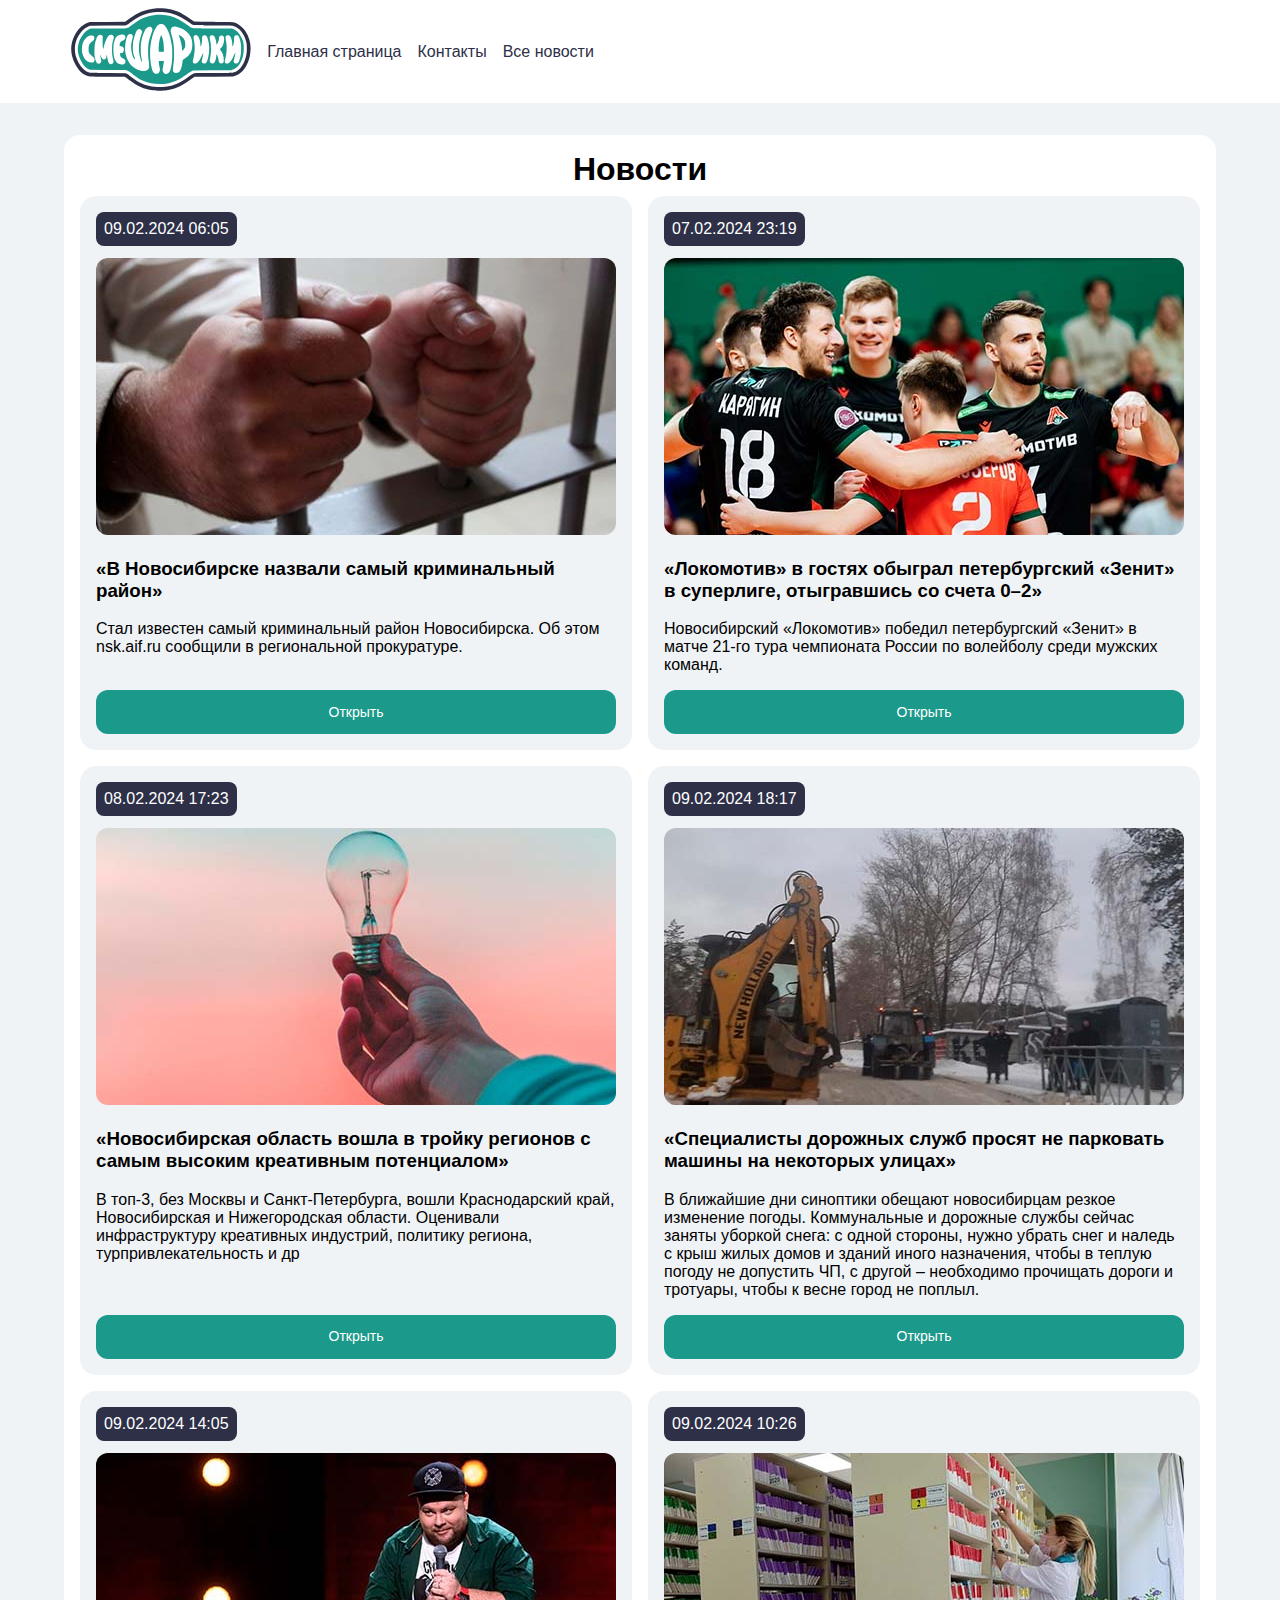
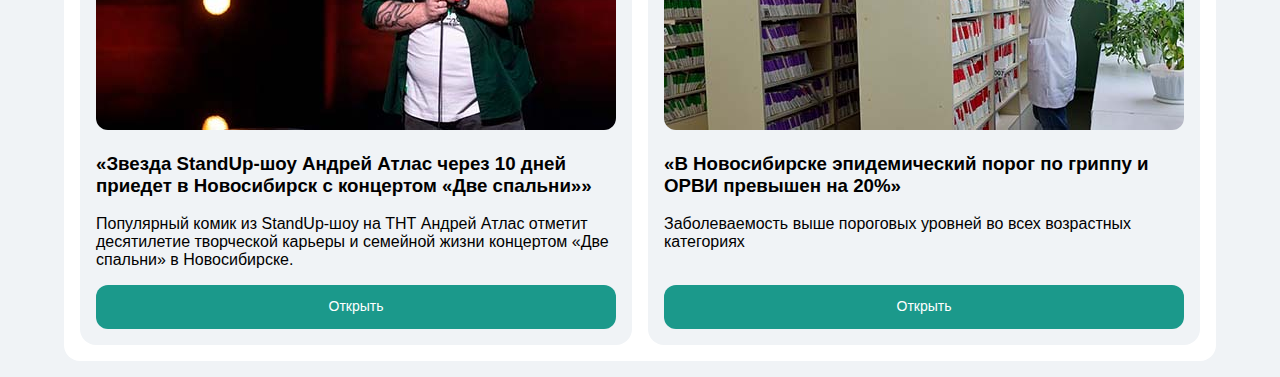
<file: index.html>
<!DOCTYPE html>
<html lang="ru">
<head>
  <meta charset="UTF-8">
  <meta name="viewport" content="width=device-width, initial-scale=1">
  <title>Лабораторная работа №1</title>
  <link href="assets/icons/favicon.png" rel="icon">
  <!--Основные стили-->
  <link href="styles/style.css" rel="stylesheet">
  <link href="styles/main.css" rel="stylesheet">
  <link href="styles/variables.css" rel="stylesheet">
  <link href="styles/common.css" rel="stylesheet">
  <!--Расширенные стили-->
  <link href="styles/extended/grid.css" rel="stylesheet">
  <link href="styles/extended/flex.css" rel="stylesheet">
</head>
<body>
<!--<div id="navigation"></div> todo: добавить в будущем-->
<nav class="navbar bg-01 p-1">
  <div class="container">
    <div class="d-flex flex-column flex-md-row align-items-start align-items-md-center gap-3">
      <a class="nav-item" href="index.html"><img class="nav-logo" src="assets/logos/icon.svg"></a>
      <a class="nav-item" href="index.html">Главная страница</a>
      <a class="nav-item" href="pages/info.html">Контакты</a>
      <a class="nav-item" href="pages/all-news.html">Все новости</a>
    </div>
  </div>
</nav>

<section class="page-section mb-3">
  <div class="container">
    <div class="bg-01 p-3 rounded-3">
      <h2 class="page-header text-center mb-1 mt-0">Новости</h2>
      <div id="post-list" class="grid-wrap banner-wrapper_three"></div>
    </div>
  </div>
</section>

<script src="scripts/index.js"></script>
</body>
</html>
</file>
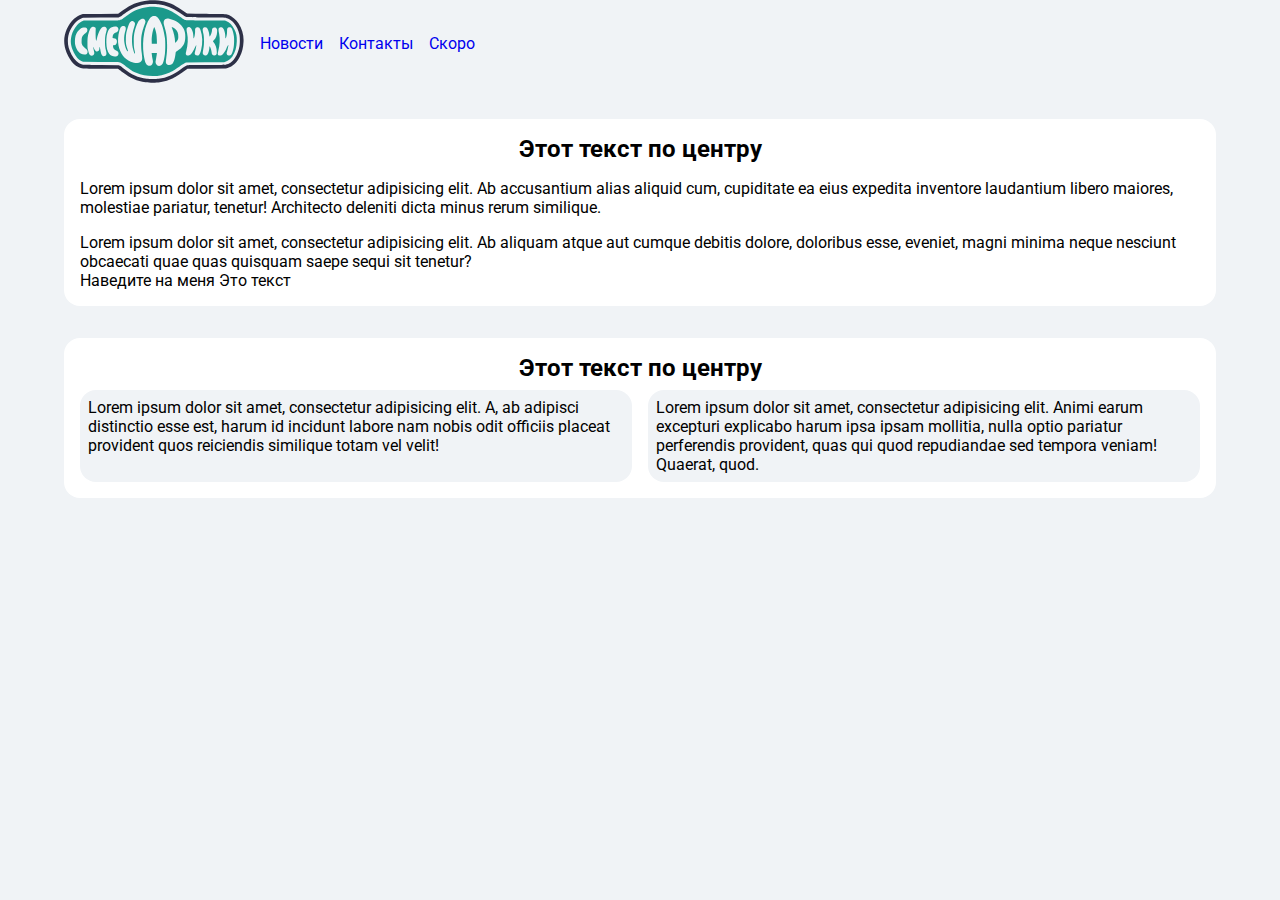
<file: pages/index.html>
<!DOCTYPE html>
<html lang="ru">
<head>
  <meta charset="UTF-8">
  <meta name="viewport" content="width=device-width, initial-scale=1">
  <title>Лабораторная работа №1</title>
  <link href="/assets/icons/favicon.png" rel="icon">
  <!--Основные стили-->
  <link href="/styles/style.css" rel="stylesheet">
  <link href="/styles/main.css" rel="stylesheet">
  <link href="/styles/variables.css" rel="stylesheet">
  <link href="/styles/common.css" rel="stylesheet">
  <!--Расширенные стили-->
  <link href="/styles/extended/grid.css" rel="stylesheet">
  <link href="/styles/extended/flex.css" rel="stylesheet">
  <!--Шрифты-->
  <link href="https://fonts.googleapis.com/css2?family=Roboto:ital,wght@0,100;0,400;0,500;1,100&display=swap" rel="stylesheet">
</head>
<body>
  <nav class="navbar">
    <div class="container">
      <div class="d-flex align-items-center gap-3">
        <a href="/"><img src="/assets/logos/icon.svg"></a>
        <a href="/">Новости</a>
        <a href="/">Контакты</a>
        <a href="/">Скоро</a>
      </div>
    </div>
  </nav>

  <section class="page-section">
    <div class="container">
      <div class="bg-01 p-3 rounded-3">
        <h2 class="text-center m-0">Этот текст по центру</h2>
        <p>
          Lorem ipsum dolor sit amet, consectetur adipisicing elit. Ab accusantium alias aliquid cum, cupiditate ea eius expedita inventore laudantium libero maiores, molestiae pariatur, tenetur! Architecto deleniti dicta minus rerum similique.
        </p>
        Lorem ipsum dolor sit amet, consectetur adipisicing elit. Ab aliquam atque aut cumque debitis dolore, doloribus esse, eveniet, magni minima neque nesciunt obcaecati quae quas quisquam saepe sequi sit tenetur?
        <div class="tooltip">Наведите на меня
          <span class="tooltiptext">Это текст</span>
        </div>
      </div>
    </div>
  </section>

  <section class="page-section">
    <div class="container">
      <div class="bg-01 p-3 rounded-3">
        <h2 class="text-center mb-1 mt-0">Этот текст по центру</h2>
        <div class="grid-wrap banner-wrapper_two">
          <div class="rounded-3 bg-02 p-1">
            Lorem ipsum dolor sit amet, consectetur adipisicing elit. A, ab adipisci distinctio esse est, harum id incidunt labore nam nobis odit officiis placeat provident quos reiciendis similique totam vel velit!
          </div>
          <div class="rounded-3 bg-02 p-1">
            Lorem ipsum dolor sit amet, consectetur adipisicing elit. Animi earum excepturi explicabo harum ipsa ipsam mollitia, nulla optio pariatur perferendis provident, quas qui quod repudiandae sed tempora veniam! Quaerat, quod.
          </div>
        </div>
      </div>
    </div>
  </section>
</body>
</html>
</file>
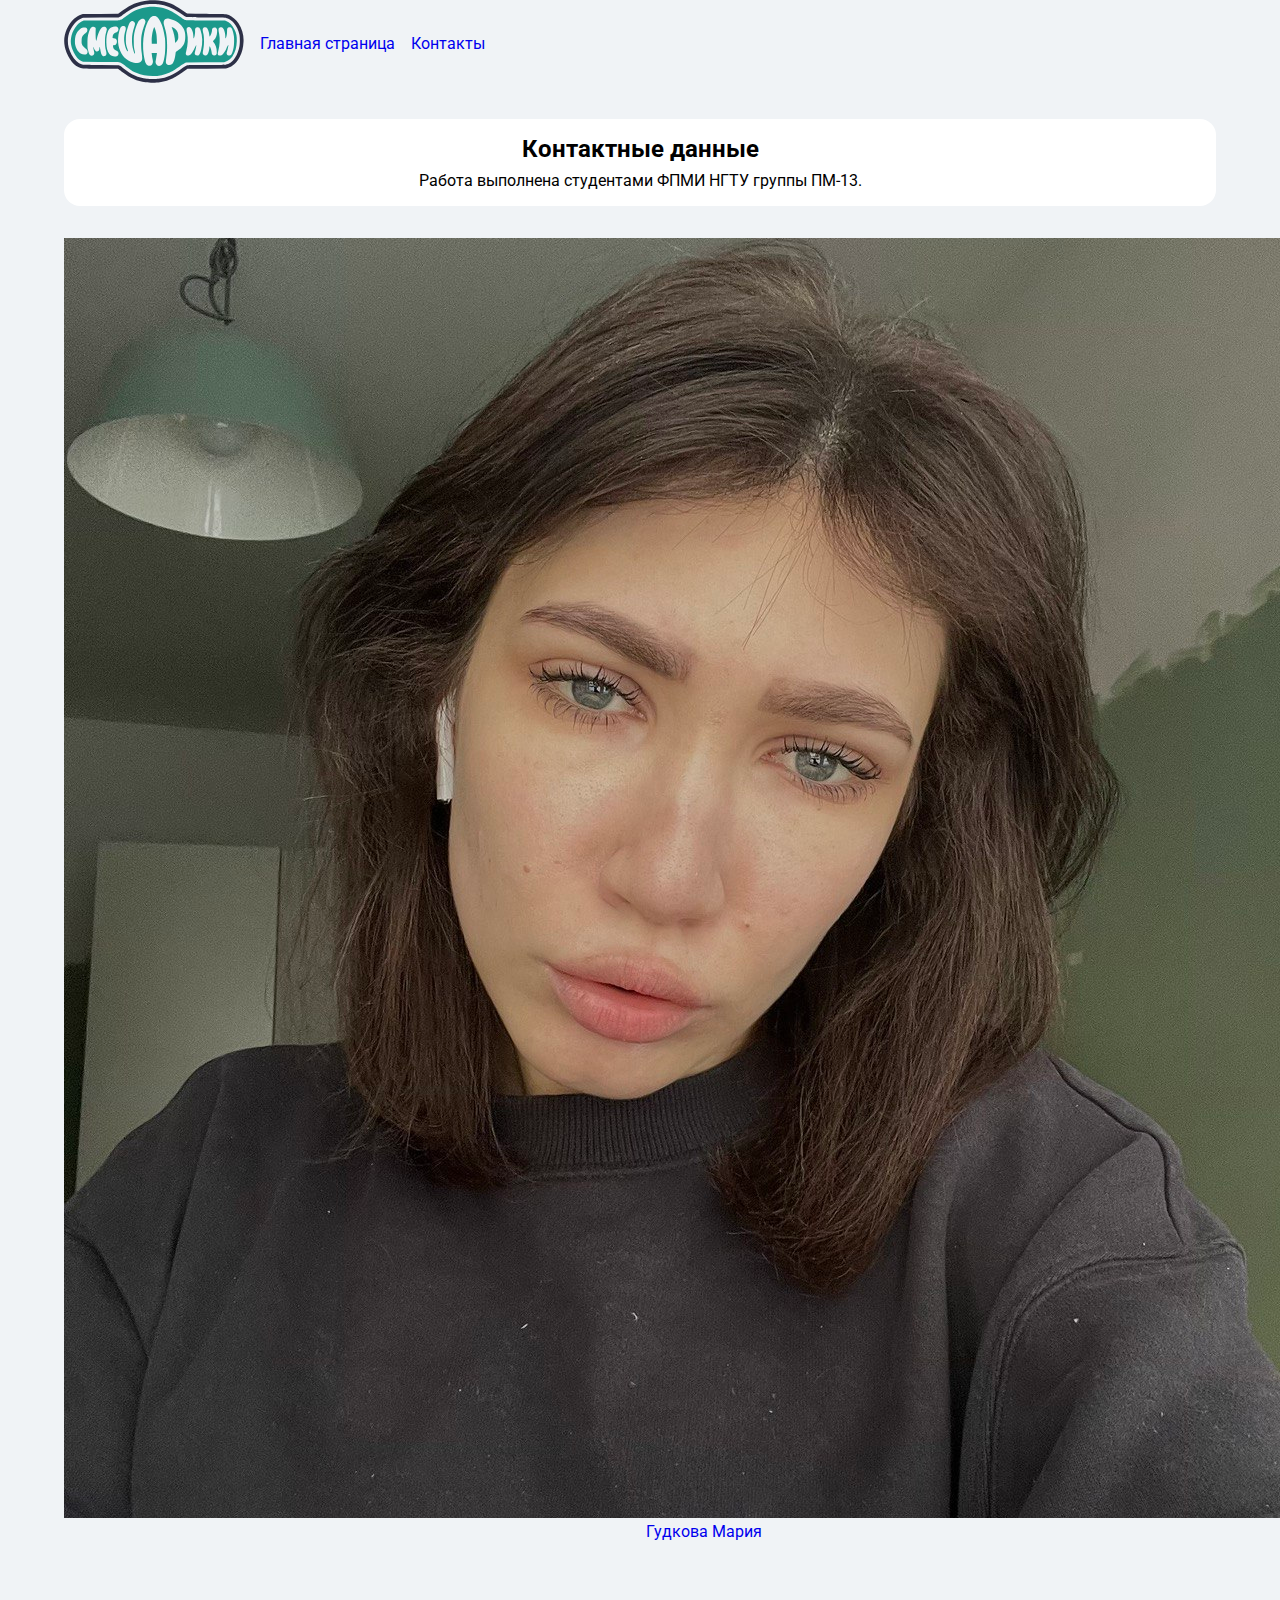
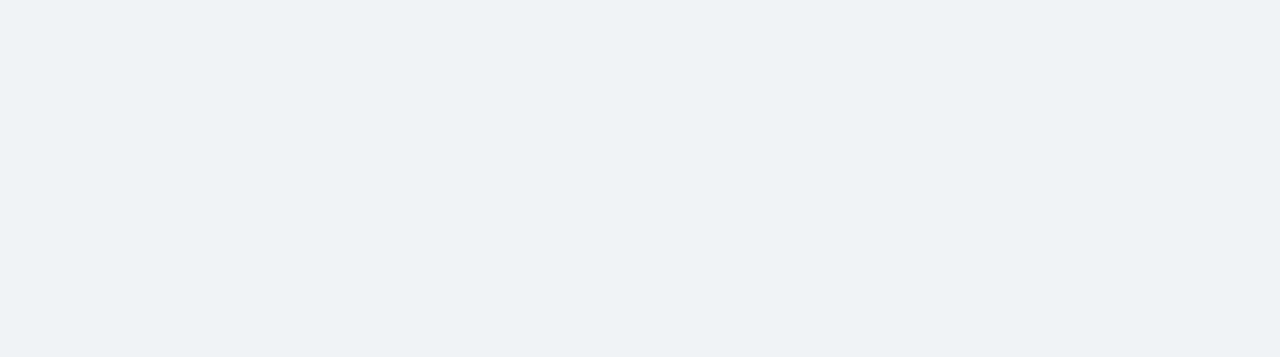
<file: info.html>
<!DOCTYPE html>
<html lang="ru">
<head>
  <meta charset="UTF-8">
  <meta name="viewport" content="width=device-width, initial-scale=1">
  <title>Лабораторная работа №1</title>
  <link href="assets/icons/favicon.png" rel="icon">
  <!--Основные стили-->
  <link href="styles/style.css" rel="stylesheet">
  <link href="styles/main.css" rel="stylesheet">
  <link href="styles/variables.css" rel="stylesheet">
  <link href="styles/common.css" rel="stylesheet">
  <!--Расширенные стили-->
  <link href="styles/extended/grid.css" rel="stylesheet">
  <link href="styles/extended/flex.css" rel="stylesheet">
  <!--Шрифты-->
  <link href="https://fonts.googleapis.com/css2?family=Roboto:ital,wght@0,100;0,400;0,500;1,100&display=swap" rel="stylesheet">
</head>
<body>
  <nav class="navbar">
    <div class="container">
      <div class="d-flex align-items-center gap-3">
        <a href="/"><img src="assets/logos/icon.svg"></a>
        <a href="index.html">Главная страница</a>
        <a href="info.html">Контакты</a>
        <!-- <a href="/">Скоро</a> -->
      </div>
    </div>
  </nav>

  <section class="page-section">
    <div class="container">
      <div class="bg-01 p-3 rounded-3">
        <h2 class="text-center mb-1 mt-0">Контактные данные</h2>
        <p class="text-center m-0">Работа выполнена студентами ФПМИ НГТУ группы ПМ-13.</p>
      </div>
    </div>
  </section>

  <section class="page-section">
    <div class="container">
        <div class="grid-wrap banner-wrapper_two">
            <div class="rounded-3 bg-02">
                 <img class=img3 src="assets/icons/masha.jpeg" alt="(((">
                 <p class="text-center m-0"><a href="https://vk.com/ggudok"><span>Гудкова Мария</span></a></p>
            </div>
            <div class="rounded-3 bg-02">
            <img class=img3 src="assets/icons/ilya.jpg" alt="(((">
            <p class="text-center m-0"><a href="https://vk.com/ivatlin"><span>Ватлин Илья</span></a></p>
            </div>
        </div>
        
    </div>
     </section>
 


  <script src="scripts/index.js"></script>
</body>
</html>
</file>
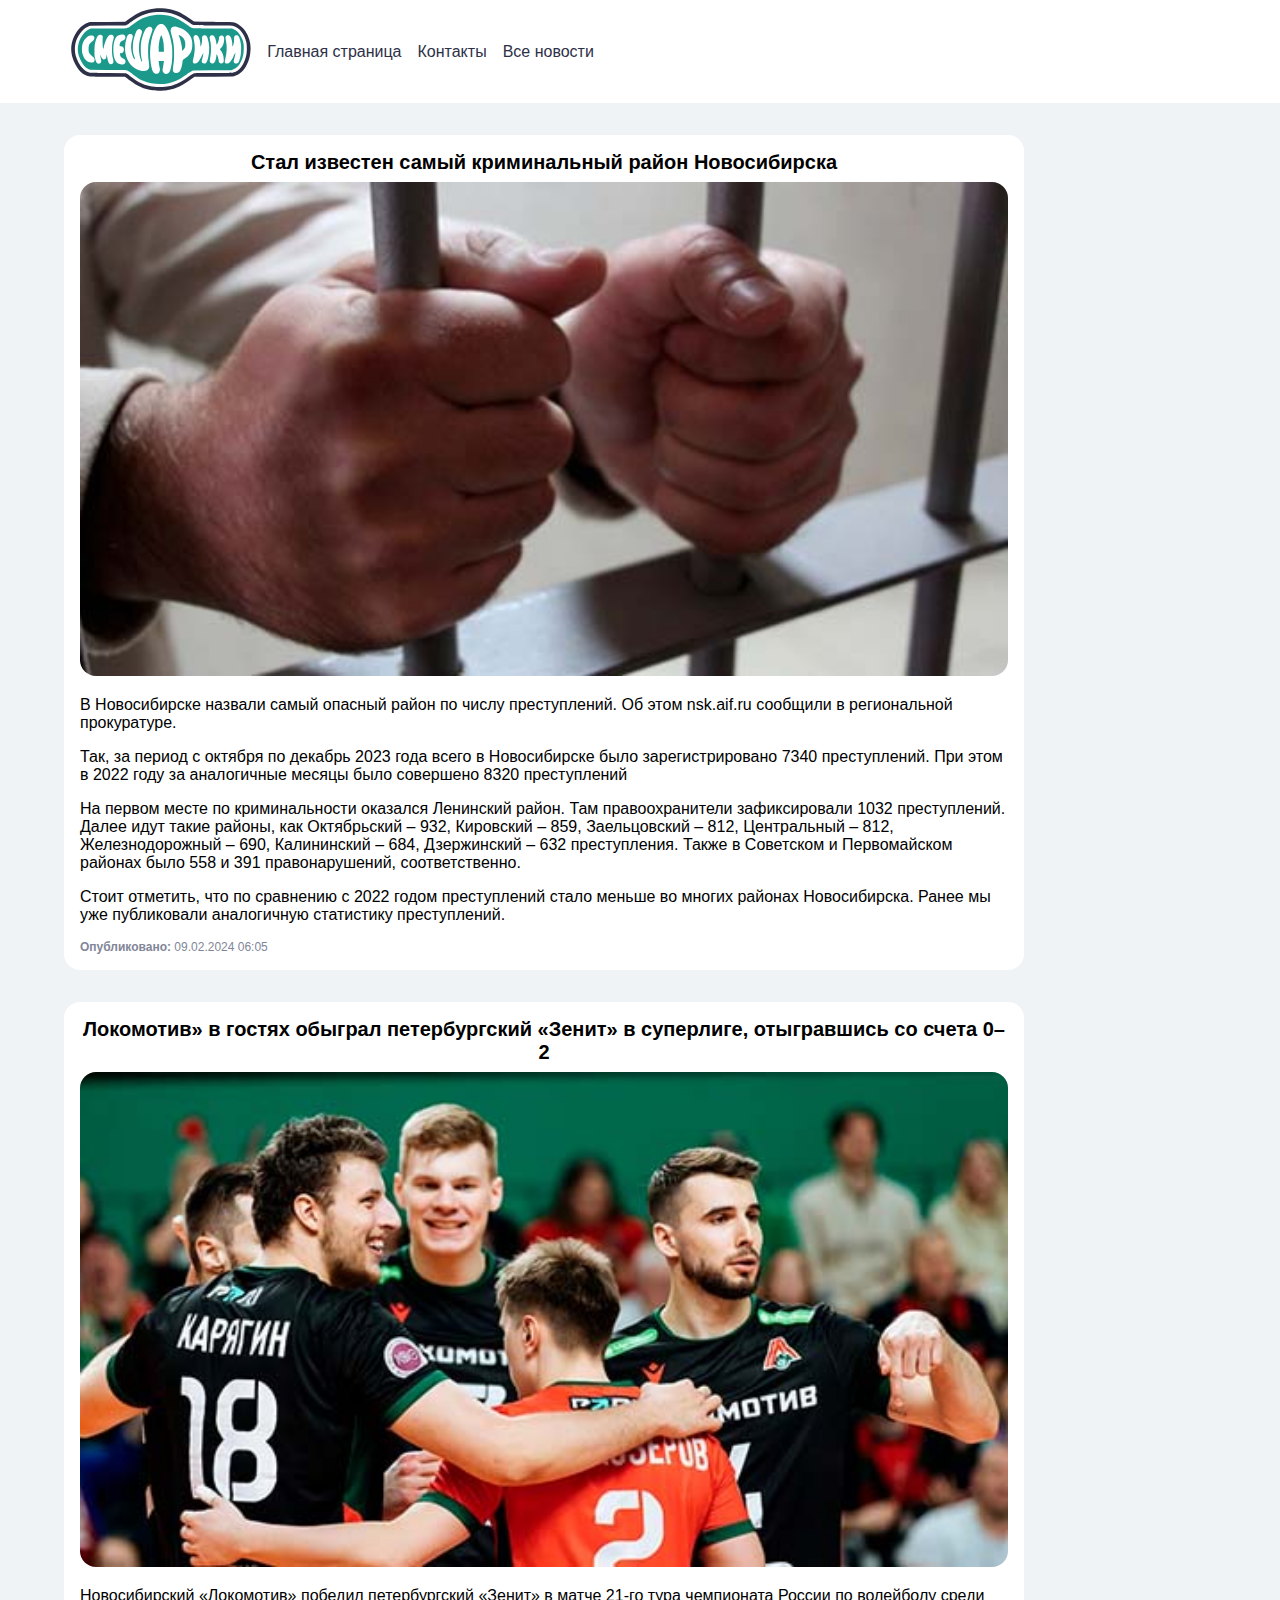
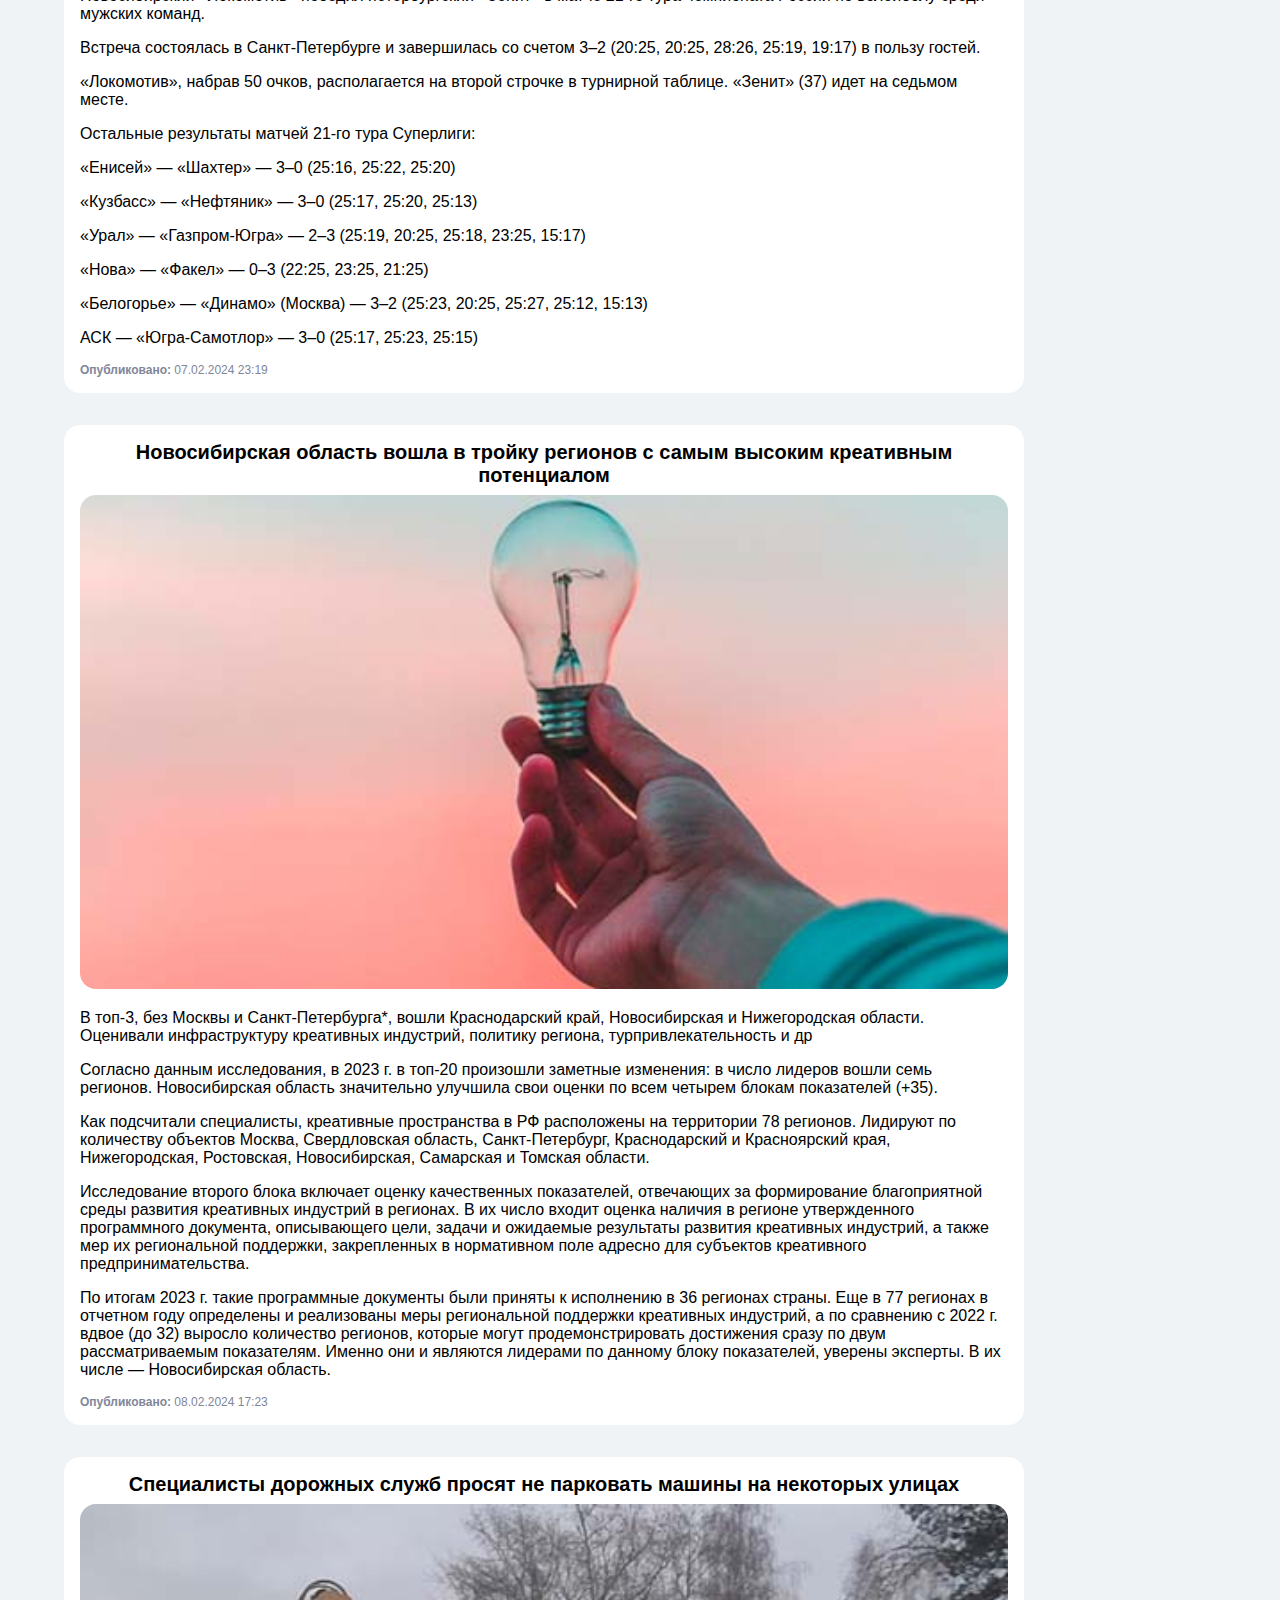
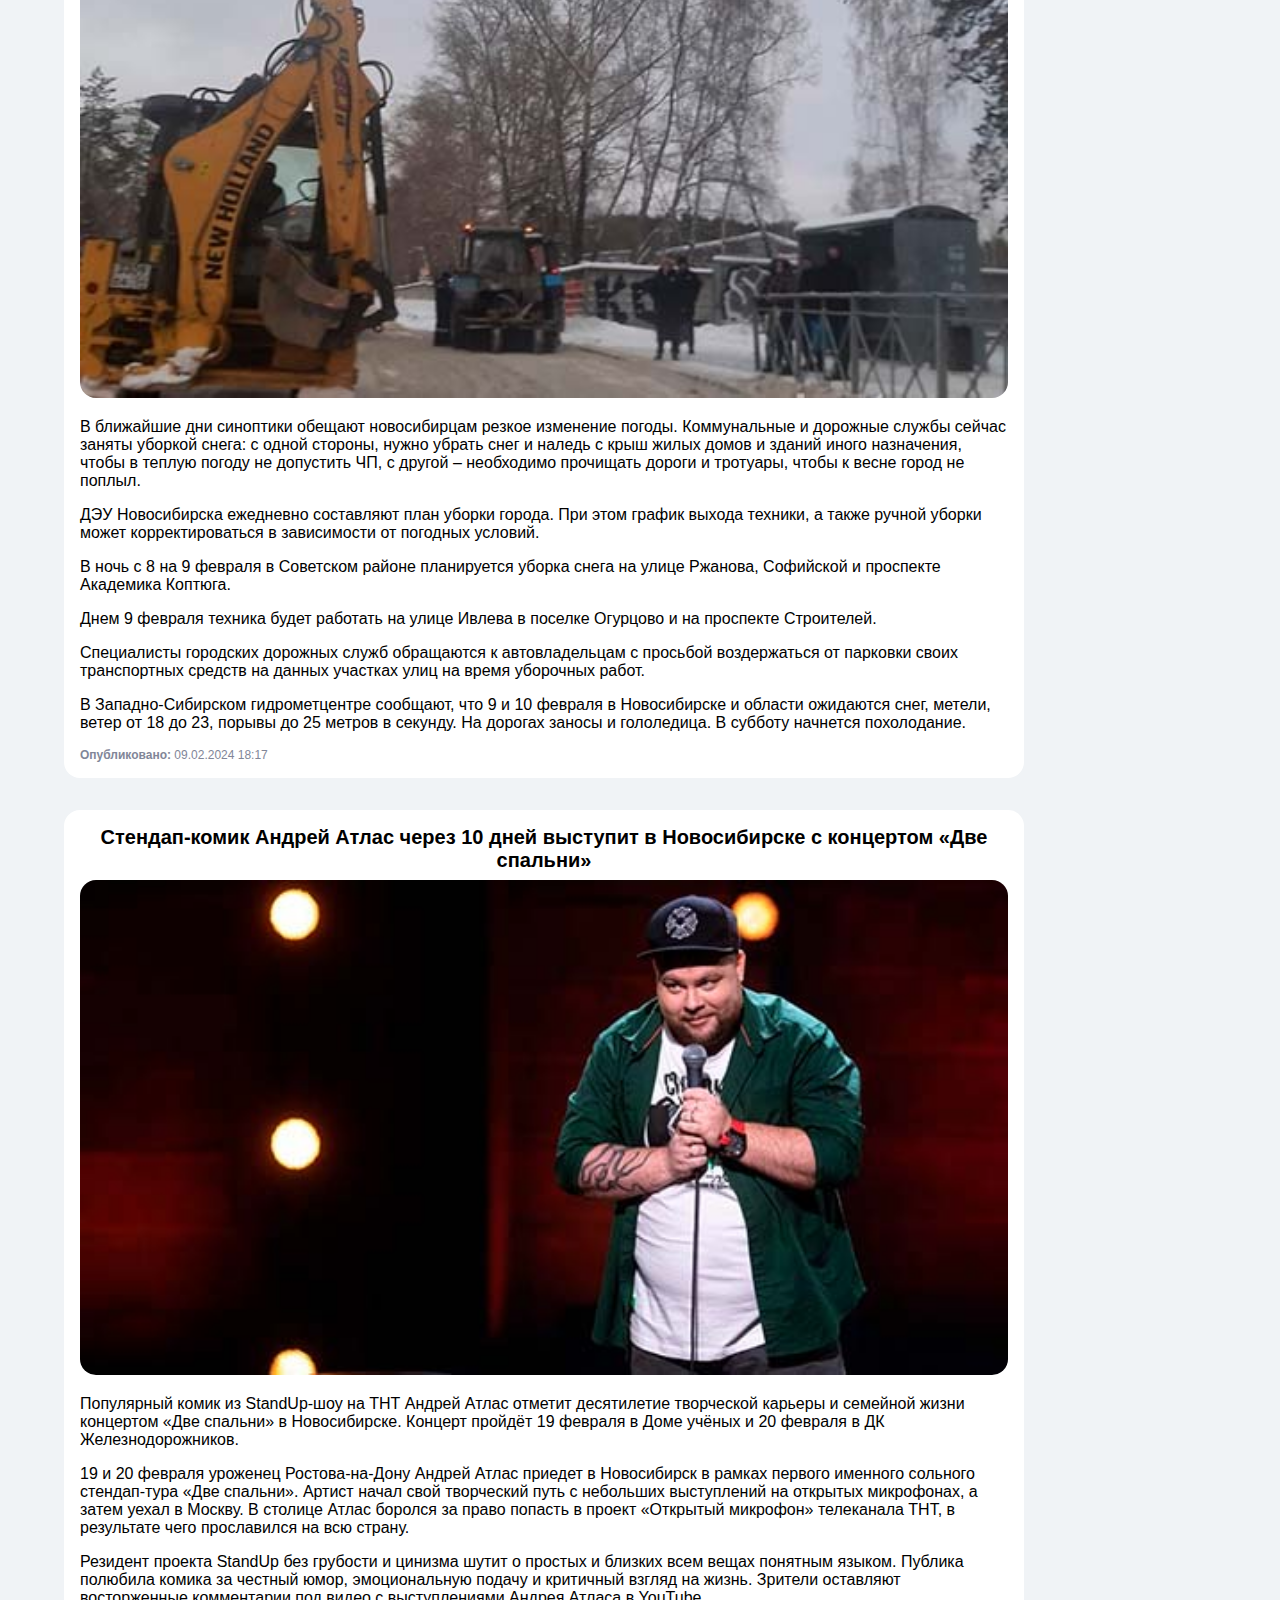
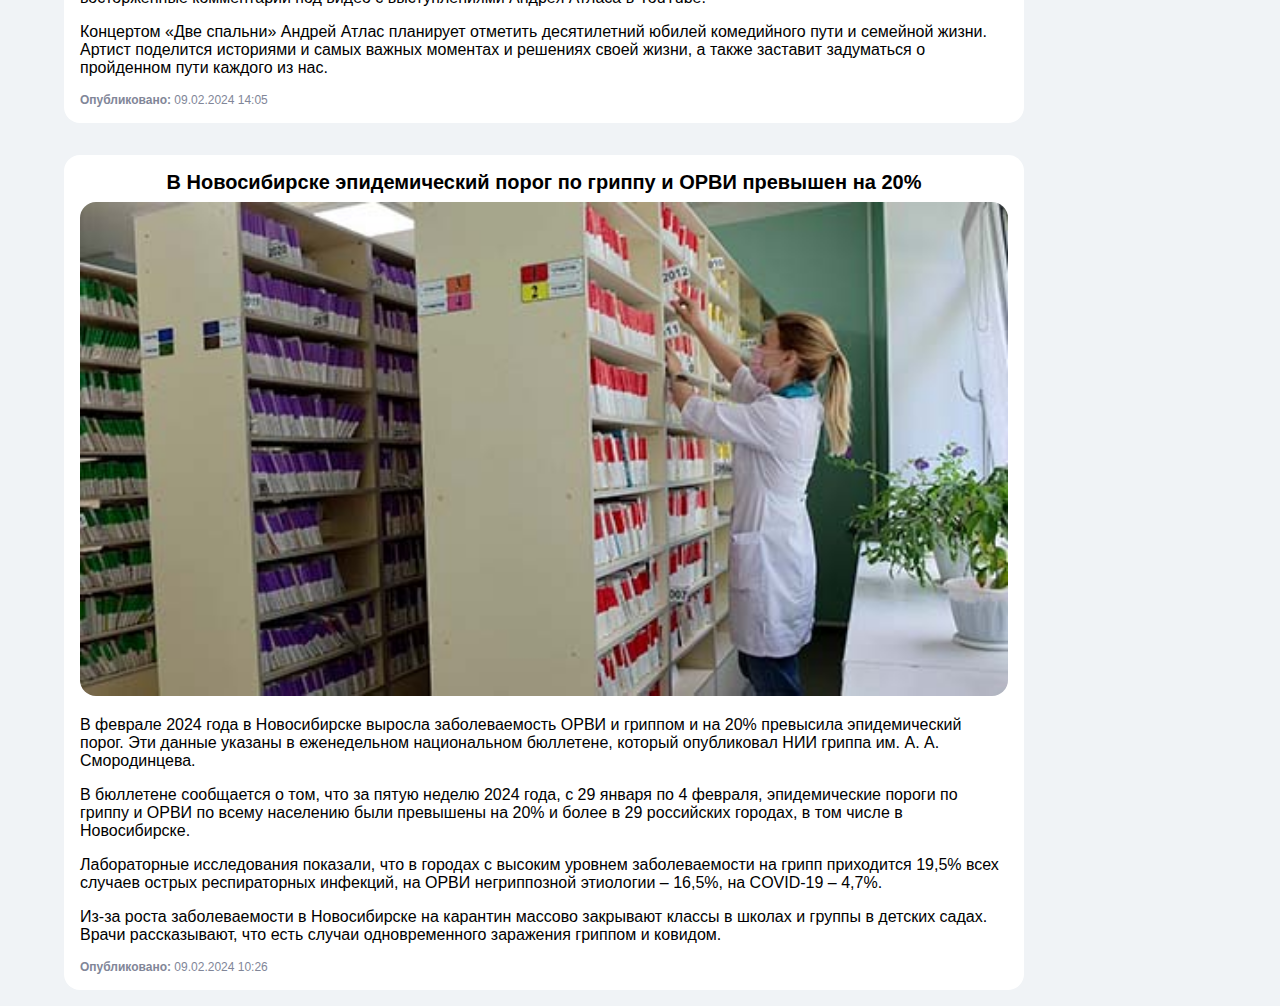
<file: pages/all-news.html>
<!DOCTYPE html>
<html lang="ru">
<head>
  <meta charset="UTF-8">
  <meta name="viewport" content="width=device-width, initial-scale=1">
  <title>Все новости</title>
  <link href="../assets/icons/favicon.png" rel="icon">
  <!--Основные стили-->
  <link href="../styles/style.css" rel="stylesheet">
  <link href="../styles/main.css" rel="stylesheet">
  <link href="../styles/variables.css" rel="stylesheet">
  <link href="../styles/common.css" rel="stylesheet">
  <!--Расширенные стили-->
  <link href="../styles/extended/grid.css" rel="stylesheet">
  <link href="../styles/extended/flex.css" rel="stylesheet">
</head>
<body>
<nav class="navbar bg-01 p-1">
  <div class="container">
    <div class="d-flex flex-column flex-md-row align-items-start align-items-md-center gap-3">
      <a class="nav-item" href="../index.html"><img class="nav-logo" src="../assets/logos/icon.svg"></a>
      <a class="nav-item" href="../index.html">Главная страница</a>
      <a class="nav-item" href="./info.html">Контакты</a>
      <a class="nav-item" href="./all-news.html">Все новости</a>
    </div>
  </div>
</nav>

<section id="news-1" class="page-section mb-3">
  <div class="small-container">
    <div class="bg-01 p-3 rounded-3">
      <h3 class="text-center page-sub-title mb-1 mt-0">
        Стал известен самый криминальный район Новосибирска
      </h3>
      <img class="w-100 rounded-3" src="../assets/images/news1.jpg">
      <p>
        В Новосибирске назвали самый опасный район по числу преступлений. Об этом nsk.aif.ru сообщили в региональной
        прокуратуре.
      </p>
      <p>
        Так, за период с октября по декабрь 2023 года всего в Новосибирске было зарегистрировано 7340 преступлений.
        При этом в 2022 году за аналогичные месяцы было совершено 8320 преступлений
      </p>
      <p>
        На первом месте по криминальности оказался Ленинский район. Там правоохранители зафиксировали 1032
        преступлений. Далее идут такие районы, как Октябрьский – 932, Кировский – 859, Заельцовский – 812, Центральный
        – 812, Железнодорожный – 690, Калининский – 684, Дзержинский – 632 преступления. Также в Советском и
        Первомайском районах было 558 и 391 правонарушений, соответственно.
      </p>
      <p>
        Стоит отметить, что по сравнению с 2022 годом преступлений стало меньше во многих районах Новосибирска. Ранее
        мы уже публиковали аналогичную статистику преступлений.
      </p>
      <div class="descr1 text-06-color">
        <b>Опубликовано:</b> 09.02.2024 06:05
      </div>
    </div>
  </div>
</section>

<section id="news-2" class="page-section mb-3">
  <div class="small-container">
    <div class="bg-01 p-3 rounded-3">
      <h3 class="text-center page-sub-title mb-1 mt-0">
        Локомотив» в гостях обыграл петербургский «Зенит» в суперлиге, отыгравшись со счета 0–2
      </h3>
      <img class="w-100 rounded-3" src="../assets/images/news2.jpg">
      <p>
        Новосибирский «Локомотив» победил петербургский «Зенит» в матче 21‑го тура чемпионата России по волейболу среди
        мужских команд.
      </p>
      <p>
        Встреча состоялась в Санкт‑Петербурге и завершилась со счетом 3–2 (20:25, 20:25, 28:26, 25:19, 19:17) в пользу
        гостей.
      </p>
      <p>
        «Локомотив», набрав 50 очков, располагается на второй строчке в турнирной таблице. «Зенит» (37) идет на седьмом
        месте.
      </p>
      <p>
        Остальные результаты матчей 21‑го тура Суперлиги:
      </p>
      <p>
        «Енисей» — «Шахтер» — 3–0 (25:16, 25:22, 25:20)
      </p>
      <p>
        «Кузбасс» — «Нефтяник» — 3–0 (25:17, 25:20, 25:13)
      </p>
      <p>
        «Урал» — «Газпром‑Югра» — 2–3 (25:19, 20:25, 25:18, 23:25, 15:17)
      </p>
      <p>
        «Нова» — «Факел» — 0–3 (22:25, 23:25, 21:25)
      </p>
      <p>
        «Белогорье» — «Динамо» (Москва) — 3–2 (25:23, 20:25, 25:27, 25:12, 15:13)
      </p>
      <p>
        АСК — «Югра‑Самотлор» — 3–0 (25:17, 25:23, 25:15)
      </p>
      <div class="descr1 text-06-color">
        <b>Опубликовано:</b> 07.02.2024 23:19
      </div>
    </div>
  </div>
</section>

<section id="news-3" class="page-section mb-3">
  <div class="small-container">
    <div class="bg-01 p-3 rounded-3">
      <h3 class="text-center page-sub-title mb-1 mt-0">
        Новосибирская область вошла в тройку регионов с самым высоким креативным потенциалом
      </h3>
      <img class="w-100 rounded-3" src="../assets/images/news3.jpg">
      <p>
        В топ-3, без Москвы и Санкт-Петербурга*, вошли Краснодарский край, Новосибирская и Нижегородская области. Оценивали инфраструктуру креативных индустрий, политику региона, турпривлекательность и др
      </p>
      <p>
        Согласно данным исследования, в 2023 г. в топ-20 произошли заметные изменения: в число лидеров вошли семь регионов. Новосибирская область значительно улучшила свои оценки по всем четырем блокам показателей (+35).
      </p>
      <p>
        Как подсчитали специалисты, креативные пространства в РФ расположены на территории 78 регионов. Лидируют по количеству объектов Москва, Свердловская область, Санкт-Петербург, Краснодарский и Красноярский края, Нижегородская, Ростовская, Новосибирская, Самарская и Томская области.
      </p>
      <p>
        Исследование второго блока включает оценку качественных показателей, отвечающих за формирование благоприятной среды развития креативных индустрий в регионах. В их число входит оценка наличия в регионе утвержденного программного документа, описывающего цели, задачи и ожидаемые результаты развития креативных индустрий, а также мер их региональной поддержки, закрепленных в нормативном поле адресно для субъектов креативного
        предпринимательства.
      </p>
      <p>
        По итогам 2023 г. такие программные документы были приняты к исполнению в 36 регионах страны. Еще в 77 регионах в отчетном году определены и реализованы меры региональной поддержки креативных индустрий, а по сравнению с 2022 г. вдвое (до 32) выросло количество регионов, которые могут продемонстрировать достижения сразу по двум рассматриваемым показателям. Именно они и являются лидерами по данному блоку показателей, уверены эксперты. В их числе — Новосибирская область.
      </p>
      <div class="descr1 text-06-color">
        <b>Опубликовано:</b> 08.02.2024 17:23
      </div>
    </div>
  </div>
</section>

<section id="news-4" class="page-section mb-3">
  <div class="small-container">
    <div class="bg-01 p-3 rounded-3">
      <h3 class="text-center page-sub-title mb-1 mt-0">
        Специалисты дорожных служб просят не парковать машины на некоторых улицах
      </h3>
      <img class="w-100 rounded-3" src="../assets/images/news4.jpg">
      <p>
        В ближайшие дни синоптики обещают новосибирцам резкое изменение погоды. Коммунальные и дорожные службы сейчас заняты уборкой снега: с одной стороны, нужно убрать снег и наледь с крыш жилых домов и зданий иного назначения, чтобы в теплую погоду не допустить ЧП, с другой – необходимо прочищать дороги и тротуары, чтобы к весне город не поплыл.
      </p>
      <p>
        ДЭУ Новосибирска ежедневно составляют план уборки города. При этом график выхода техники, а также ручной уборки может корректироваться в зависимости от погодных условий.
      </p>
      <p>
        В ночь с 8 на 9 февраля в Советском районе планируется уборка снега на улице Ржанова, Софийской и проспекте Академика Коптюга.
      </p>
      <p>
        Днем 9 февраля техника будет работать на улице Ивлева в поселке Огурцово и на проспекте Строителей.
      </p>
      <p>
        Специалисты городских дорожных служб обращаются к автовладельцам с просьбой воздержаться от парковки своих транспортных средств на данных участках улиц на время уборочных работ.
      </p>
      <p>
        В Западно-Сибирском гидрометцентре сообщают, что 9 и 10 февраля в Новосибирске и области ожидаются снег, метели, ветер от 18 до 23, порывы до 25 метров в секунду. На дорогах заносы и гололедица. В субботу начнется похолодание.
      </p>
      <div class="descr1 text-06-color">
        <b>Опубликовано:</b> 09.02.2024 18:17
      </div>
    </div>
  </div>
</section>

<section id="news-5" class="page-section mb-3">
  <div class="small-container">
    <div class="bg-01 p-3 rounded-3">
      <h3 class="text-center page-sub-title mb-1 mt-0">Стендап-комик Андрей Атлас через 10 дней выступит в Новосибирске
        с концертом «Две спальни»</h3>
      <img class="w-100 rounded-3" src="../assets/images/news5.jpg">
      <p>
        Популярный комик из StandUp-шоу на ТНТ Андрей Атлас отметит десятилетие творческой карьеры и семейной жизни концертом «Две спальни» в Новосибирске. Концерт пройдёт 19 февраля в Доме учёных и 20 февраля в ДК Железнодорожников.
      </p>
      <p>
        19 и 20 февраля уроженец Ростова-на-Дону Андрей Атлас приедет в Новосибирск в рамках первого именного сольного стендап-тура «Две спальни». Артист начал свой творческий путь с небольших выступлений на открытых микрофонах, а затем уехал в Москву. В столице Атлас боролся за право попасть в проект «Открытый микрофон» телеканала ТНТ, в результате чего прославился на всю страну.
      </p>
      <p>
        Резидент проекта StandUp без грубости и цинизма шутит о простых и близких всем вещах понятным языком. Публика полюбила комика за честный юмор, эмоциональную подачу и критичный взгляд на жизнь. Зрители оставляют восторженные комментарии под видео с выступлениями Андрея Атласа в YouTube.
      </p>
      <p>
        Концертом «Две спальни» Андрей Атлас планирует отметить десятилетний юбилей комедийного пути и семейной жизни. Артист поделится историями и самых важных моментах и решениях своей жизни, а также заставит задуматься о пройденном пути каждого из нас.
      </p>
      <div class="descr1 text-06-color">
        <b>Опубликовано:</b> 09.02.2024 14:05
      </div>
    </div>
  </div>
</section>

<section id="news-6" class="page-section mb-3">
  <div class="small-container">
    <div class="bg-01 p-3 rounded-3">
      <h3 class="text-center page-sub-title mb-1 mt-0">
        В Новосибирске эпидемический порог по гриппу и ОРВИ превышен на 20%
      </h3>
      <img class="w-100 rounded-3" src="../assets/images/news6.jpg">
      <p>
        В феврале 2024 года в Новосибирске выросла заболеваемость ОРВИ и гриппом и на 20% превысила эпидемический порог. Эти данные указаны в еженедельном национальном бюллетене, который опубликовал НИИ гриппа им. А. А. Смородинцева.
      </p>
      <p>
        В бюллетене сообщается о том, что за пятую неделю 2024 года, с 29 января по 4 февраля, эпидемические пороги по гриппу и ОРВИ по всему населению были превышены на 20% и более в 29 российских городах, в том числе в Новосибирске.
      </p>
      <p>
        Лабораторные исследования показали, что в городах с высоким уровнем заболеваемости на грипп приходится 19,5% всех случаев острых респираторных инфекций, на ОРВИ негриппозной этиологии – 16,5%, на COVID-19 – 4,7%.
      </p>
      <p>
        Из-за роста заболеваемости в Новосибирске на карантин массово закрывают классы в школах и группы в детских садах. Врачи рассказывают, что есть случаи одновременного заражения гриппом и ковидом.
      </p>
      <div class="descr1 text-06-color">
        <b>Опубликовано:</b> 09.02.2024 10:26
      </div>
    </div>
  </div>
</section>

</body>
</file>
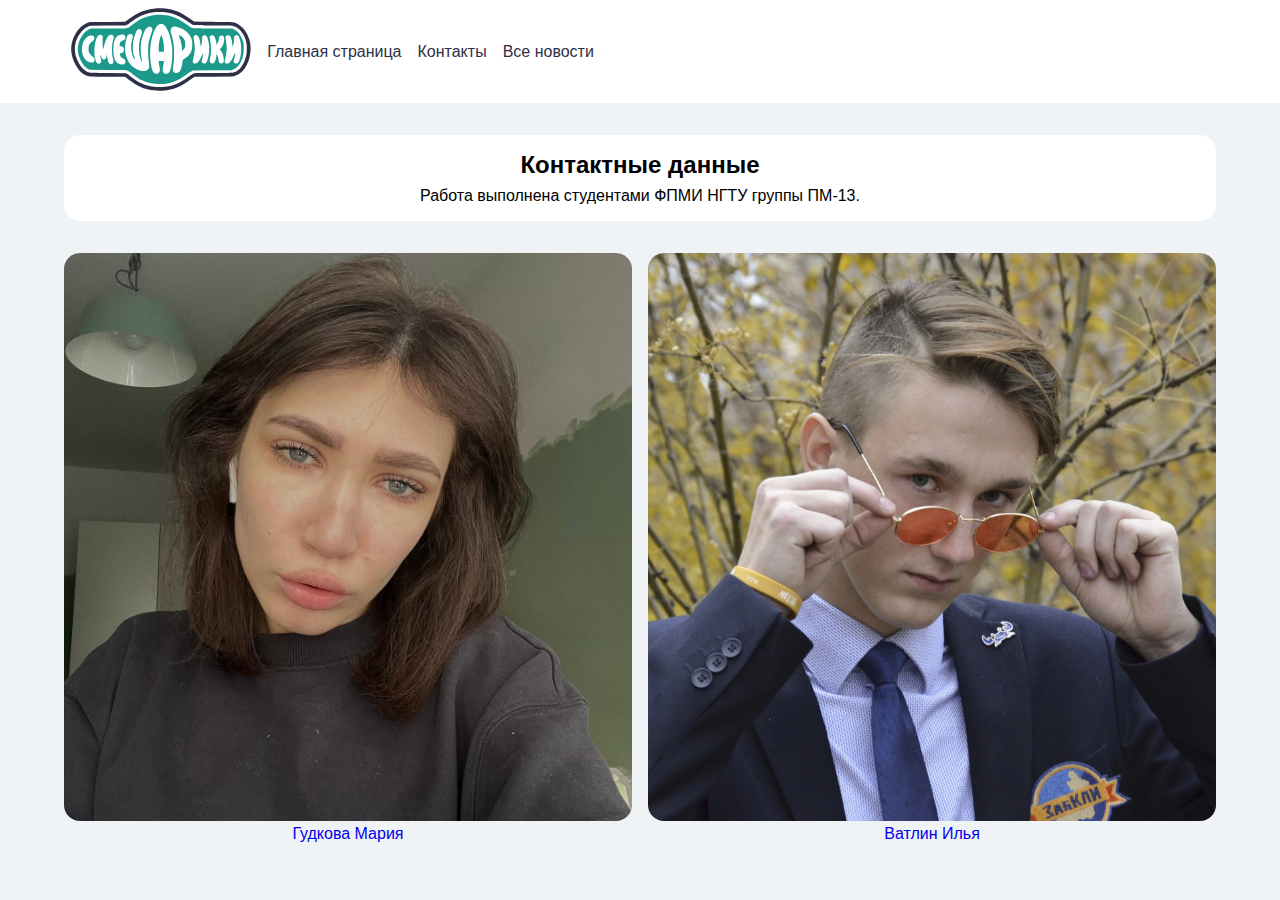
<file: pages/info.html>
<!DOCTYPE html>
<html lang="ru">
<head>
  <meta charset="UTF-8">
  <meta name="viewport" content="width=device-width, initial-scale=1">
  <title>Контакты</title>
  <link href="../assets/icons/favicon.png" rel="icon">
  <!--Основные стили-->
  <link href="../styles/style.css" rel="stylesheet">
  <link href="../styles/main.css" rel="stylesheet">
  <link href="../styles/variables.css" rel="stylesheet">
  <link href="../styles/common.css" rel="stylesheet">
  <!--Расширенные стили-->
  <link href="../styles/extended/grid.css" rel="stylesheet">
  <link href="../styles/extended/flex.css" rel="stylesheet">
</head>
<body>
<nav class="navbar bg-01 p-1">
  <div class="container">
    <div class="d-flex flex-column flex-md-row align-items-start align-items-md-center gap-3">
      <a class="nav-item" href="../index.html"><img class="nav-logo" src="../assets/logos/icon.svg"></a>
      <a class="nav-item" href="../index.html">Главная страница</a>
      <a class="nav-item" href="./info.html">Контакты</a>
      <a class="nav-item" href="./all-news.html">Все новости</a>
    </div>
  </div>
</nav>

<section class="page-section">
  <div class="container">
    <div class="bg-01 p-3 rounded-3">
      <h2 class="text-center mb-1 mt-0">Контактные данные</h2>
      <p class="text-center m-0">Работа выполнена студентами ФПМИ НГТУ группы ПМ-13.</p>
    </div>
  </div>
</section>

<section class="page-section mb-3">
  <div class="container">
    <div class="rounded-3">
      <div class="grid-wrap banner-wrapper_two">
        <div class="rounded-3 bg-02">
          <img class="w-100 rounded-3" loading="lazy" src="../assets/icons/masha.jpeg" alt="(((">
          <p class="text-center m-0">
            <a href="https://vk.com/ggudok"><span>Гудкова Мария</span></a>
          </p>
        </div>
        <div class="rounded-3 bg-02">
          <img class="w-100 rounded-3" loading="lazy" src="../assets/icons/ilya.jpg" alt="(((">
          <p class="text-center m-0">
            <a href="https://vk.com/ivatlin"><span>Ватлин Илья</span></a></p>
        </div>
      </div>
    </div>
  </div>
</section>
</body>
</html>
</file>
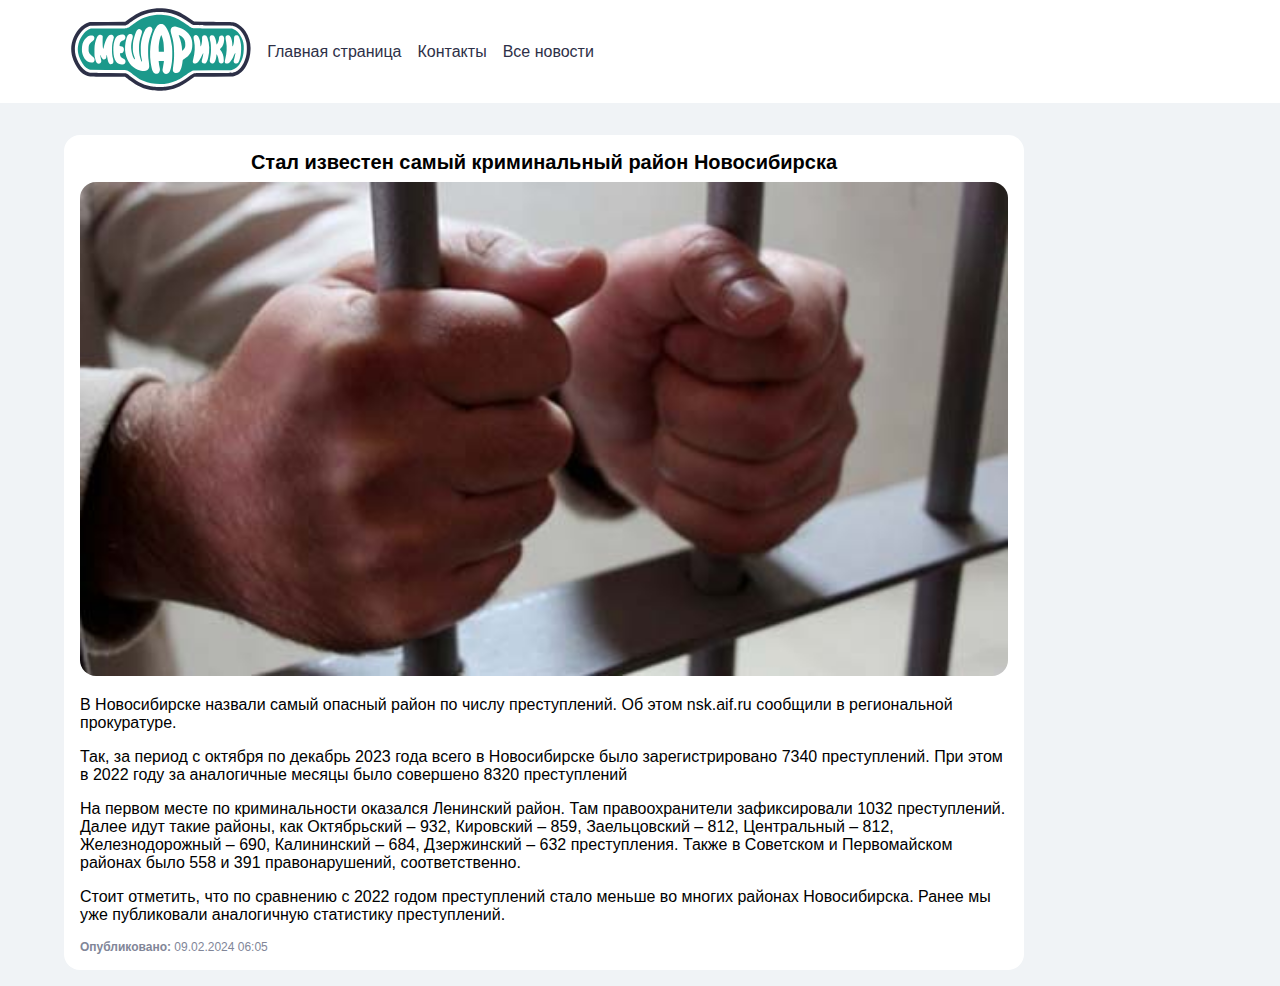
<file: pages/news1.html>
<!DOCTYPE html>
<html lang="ru">
<head>
  <meta charset="UTF-8">
  <meta name="viewport" content="width=device-width, initial-scale=1">
  <title>Лабораторная работа №1</title>
  <link href="../assets/icons/favicon.png" rel="icon">
  <!--Основные стили-->
  <link href="../styles/style.css" rel="stylesheet">
  <link href="../styles/main.css" rel="stylesheet">
  <link href="../styles/variables.css" rel="stylesheet">
  <link href="../styles/common.css" rel="stylesheet">
  <!--Расширенные стили-->
  <link href="../styles/extended/grid.css" rel="stylesheet">
  <link href="../styles/extended/flex.css" rel="stylesheet">
</head>
<body>
<nav class="navbar bg-01 p-1">
  <div class="container">
    <div class="d-flex flex-column flex-md-row align-items-start align-items-md-center gap-3">
      <a class="nav-item" href="../index.html"><img class="nav-logo" src="../assets/logos/icon.svg"></a>
      <a class="nav-item" href="../index.html">Главная страница</a>
      <!-- <a class="nav-item" href="news1.html">Новости</a> -->
      <a class="nav-item" href="./info.html">Контакты</a>
      <a class="nav-item" href="./all-news.html">Все новости</a>
      <!-- <a href="/">Скоро</a> -->
    </div>
  </div>
</nav>

<section id="news-1" class="page-section mb-3">
  <div class="small-container">
    <div class="bg-01 p-3 rounded-3">
      <h3 class="text-center page-sub-title mb-1 mt-0">
        Стал известен самый криминальный район Новосибирска
      </h3>
      <img class="w-100 rounded-3" src="../assets/images/news1.jpg">
      <p>
        В Новосибирске назвали самый опасный район по числу преступлений. Об этом nsk.aif.ru сообщили в региональной
        прокуратуре.
      </p>
      <p>
        Так, за период с октября по декабрь 2023 года всего в Новосибирске было зарегистрировано 7340 преступлений.
        При этом в 2022 году за аналогичные месяцы было совершено 8320 преступлений
      </p>
      <p>
        На первом месте по криминальности оказался Ленинский район. Там правоохранители зафиксировали 1032
        преступлений. Далее идут такие районы, как Октябрьский – 932, Кировский – 859, Заельцовский – 812, Центральный
        – 812, Железнодорожный – 690, Калининский – 684, Дзержинский – 632 преступления. Также в Советском и
        Первомайском районах было 558 и 391 правонарушений, соответственно.
      </p>
      <p>
        Стоит отметить, что по сравнению с 2022 годом преступлений стало меньше во многих районах Новосибирска. Ранее
        мы уже публиковали аналогичную статистику преступлений.
      </p>
      <div class="descr1 text-06-color">
        <b>Опубликовано:</b> 09.02.2024 06:05
      </div>
    </div>
  </div>
</section>
</body>
</html>
</file>
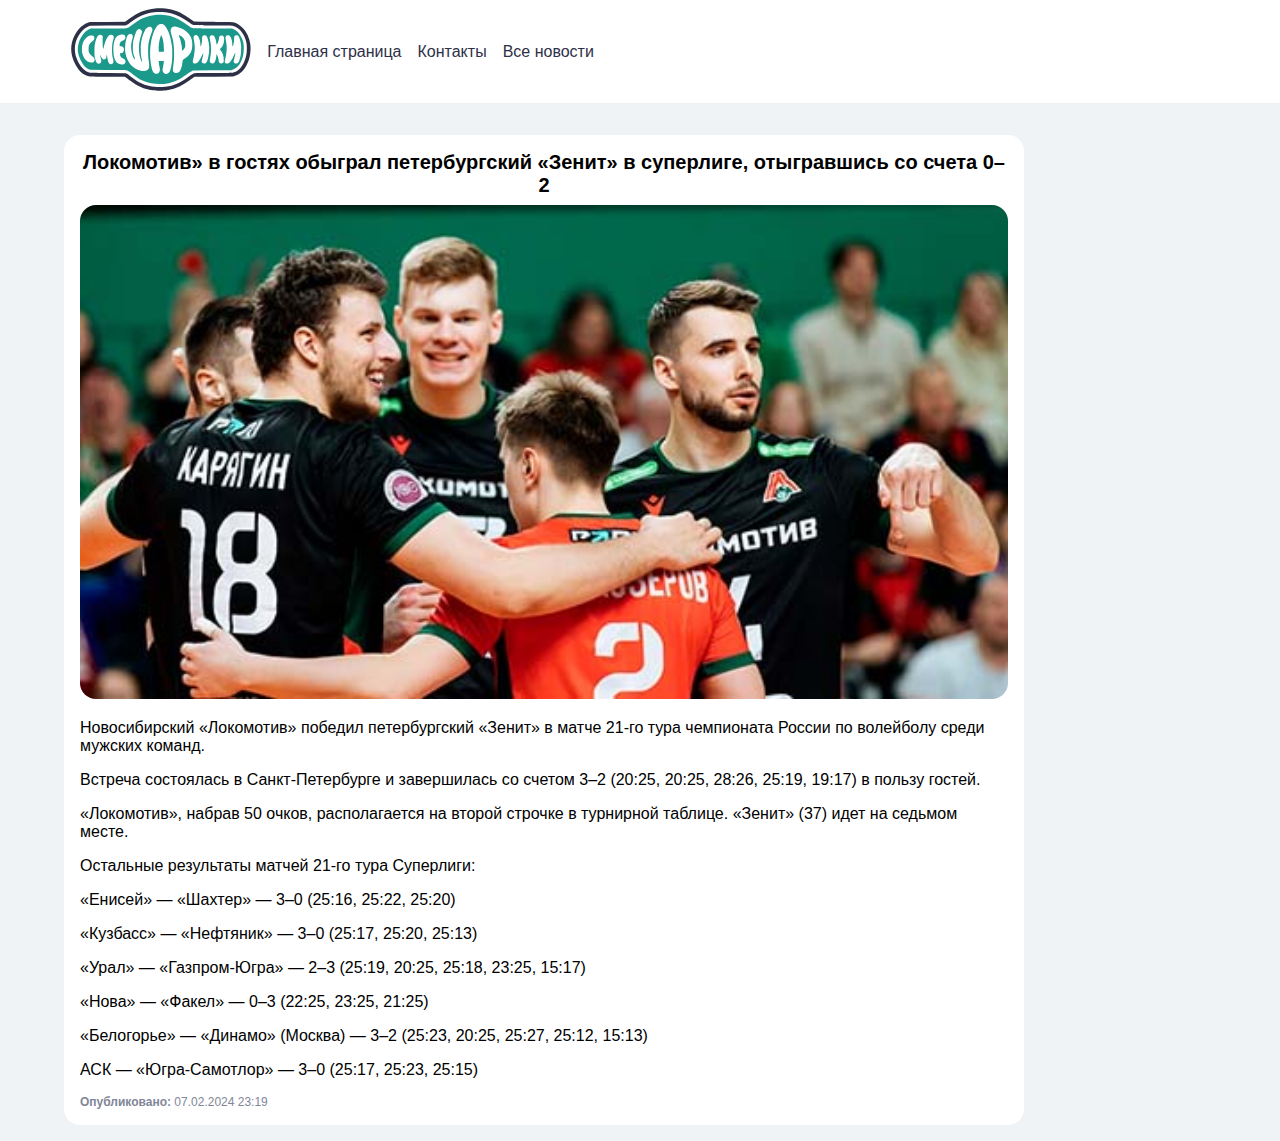
<file: pages/news2.html>
<!DOCTYPE html>
<html lang="ru">
<head>
  <meta charset="UTF-8">
  <meta name="viewport" content="width=device-width, initial-scale=1">
  <title>Лабораторная работа №1</title>
  <link href="../assets/icons/favicon.png" rel="icon">
  <!--Основные стили-->
  <link href="../styles/style.css" rel="stylesheet">
  <link href="../styles/main.css" rel="stylesheet">
  <link href="../styles/variables.css" rel="stylesheet">
  <link href="../styles/common.css" rel="stylesheet">
  <!--Расширенные стили-->
  <link href="../styles/extended/grid.css" rel="stylesheet">
  <link href="../styles/extended/flex.css" rel="stylesheet">
</head>
<body>
<nav class="navbar bg-01 p-1">
  <div class="container">
    <div class="d-flex flex-column flex-md-row align-items-start align-items-md-center gap-3">
      <a class="nav-item" href="../index.html"><img class="nav-logo" src="../assets/logos/icon.svg"></a>
      <a class="nav-item" href="../index.html">Главная страница</a>
      <!-- <a class="nav-item" href="news1.html">Новости</a> -->
      <a class="nav-item" href="./info.html">Контакты</a>
      <a class="nav-item" href="./all-news.html">Все новости</a>
      <!-- <a href="/">Скоро</a> -->
    </div>
  </div>
</nav>

<section id="news-2" class="page-section mb-3">
  <div class="small-container">
    <div class="bg-01 p-3 rounded-3">
      <h3 class="text-center page-sub-title mb-1 mt-0">
        Локомотив» в гостях обыграл петербургский «Зенит» в суперлиге, отыгравшись со счета 0–2
      </h3>
      <img class="w-100 rounded-3" src="../assets/images/news2.jpg">
      <p>
        Новосибирский «Локомотив» победил петербургский «Зенит» в матче 21‑го тура чемпионата России по волейболу среди
        мужских команд.
      </p>
      <p>
        Встреча состоялась в Санкт‑Петербурге и завершилась со счетом 3–2 (20:25, 20:25, 28:26, 25:19, 19:17) в пользу
        гостей.
      </p>
      <p>
        «Локомотив», набрав 50 очков, располагается на второй строчке в турнирной таблице. «Зенит» (37) идет на седьмом
        месте.
      </p>
      <p>
        Остальные результаты матчей 21‑го тура Суперлиги:
      </p>
      <p>
        «Енисей» — «Шахтер» — 3–0 (25:16, 25:22, 25:20)
      </p>
      <p>
        «Кузбасс» — «Нефтяник» — 3–0 (25:17, 25:20, 25:13)
      </p>
      <p>
        «Урал» — «Газпром‑Югра» — 2–3 (25:19, 20:25, 25:18, 23:25, 15:17)
      </p>
      <p>
        «Нова» — «Факел» — 0–3 (22:25, 23:25, 21:25)
      </p>
      <p>
        «Белогорье» — «Динамо» (Москва) — 3–2 (25:23, 20:25, 25:27, 25:12, 15:13)
      </p>
      <p>
        АСК — «Югра‑Самотлор» — 3–0 (25:17, 25:23, 25:15)
      </p>
      <div class="descr1 text-06-color">
        <b>Опубликовано:</b> 07.02.2024 23:19
      </div>
    </div>
  </div>
</section>
</body>
</html>
</file>
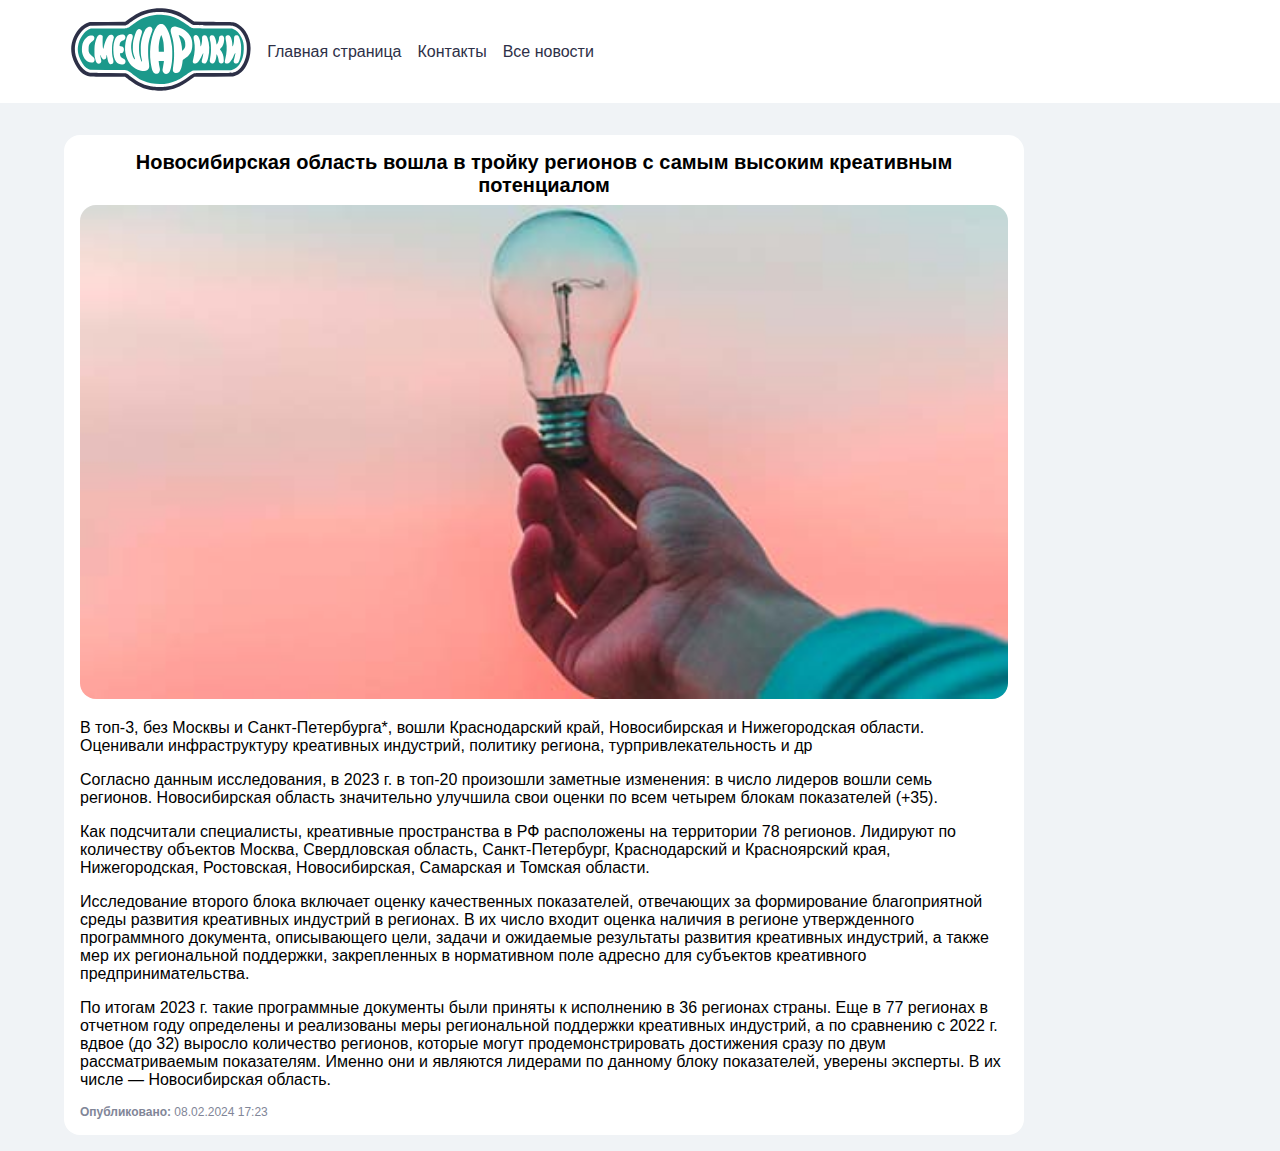
<file: pages/news3.html>
<!DOCTYPE html>
<html lang="ru">
<head>
  <meta charset="UTF-8">
  <meta name="viewport" content="width=device-width, initial-scale=1">
  <title>Лабораторная работа №1</title>
  <link href="../assets/icons/favicon.png" rel="icon">
  <!--Основные стили-->
  <link href="../styles/style.css" rel="stylesheet">
  <link href="../styles/main.css" rel="stylesheet">
  <link href="../styles/variables.css" rel="stylesheet">
  <link href="../styles/common.css" rel="stylesheet">
  <!--Расширенные стили-->
  <link href="../styles/extended/grid.css" rel="stylesheet">
  <link href="../styles/extended/flex.css" rel="stylesheet">
</head>
<body>
<nav class="navbar bg-01 p-1">
  <div class="container">
    <div class="d-flex flex-column flex-md-row align-items-start align-items-md-center gap-3">
      <a class="nav-item" href="../index.html"><img class="nav-logo" src="../assets/logos/icon.svg"></a>
      <a class="nav-item" href="../index.html">Главная страница</a>
      <!-- <a class="nav-item" href="news1.html">Новости</a> -->
      <a class="nav-item" href="./info.html">Контакты</a>
      <a class="nav-item" href="./all-news.html">Все новости</a>
      <!-- <a href="/">Скоро</a> -->
    </div>
  </div>
</nav>

<section id="news-3" class="page-section mb-3">
  <div class="small-container">
    <div class="bg-01 p-3 rounded-3">
      <h3 class="text-center page-sub-title mb-1 mt-0">
        Новосибирская область вошла в тройку регионов с самым высоким креативным потенциалом
      </h3>
      <img class="w-100 rounded-3" src="../assets/images/news3.jpg">
      <p>
        В топ-3, без Москвы и Санкт-Петербурга*, вошли Краснодарский край, Новосибирская и Нижегородская области. Оценивали инфраструктуру креативных индустрий, политику региона, турпривлекательность и др
      </p>
      <p>
        Согласно данным исследования, в 2023 г. в топ-20 произошли заметные изменения: в число лидеров вошли семь регионов. Новосибирская область значительно улучшила свои оценки по всем четырем блокам показателей (+35).
      </p>
      <p>
        Как подсчитали специалисты, креативные пространства в РФ расположены на территории 78 регионов. Лидируют по количеству объектов Москва, Свердловская область, Санкт-Петербург, Краснодарский и Красноярский края, Нижегородская, Ростовская, Новосибирская, Самарская и Томская области.
      </p>
      <p>
        Исследование второго блока включает оценку качественных показателей, отвечающих за формирование благоприятной среды развития креативных индустрий в регионах. В их число входит оценка наличия в регионе утвержденного программного документа, описывающего цели, задачи и ожидаемые результаты развития креативных индустрий, а также мер их региональной поддержки, закрепленных в нормативном поле адресно для субъектов креативного
        предпринимательства.
      </p>
      <p>
        По итогам 2023 г. такие программные документы были приняты к исполнению в 36 регионах страны. Еще в 77 регионах в отчетном году определены и реализованы меры региональной поддержки креативных индустрий, а по сравнению с 2022 г. вдвое (до 32) выросло количество регионов, которые могут продемонстрировать достижения сразу по двум рассматриваемым показателям. Именно они и являются лидерами по данному блоку показателей, уверены эксперты. В их числе — Новосибирская область.
      </p>
      <div class="descr1 text-06-color">
        <b>Опубликовано:</b> 08.02.2024 17:23
      </div>
    </div>
  </div>
</section>
</body>
</html>
</file>
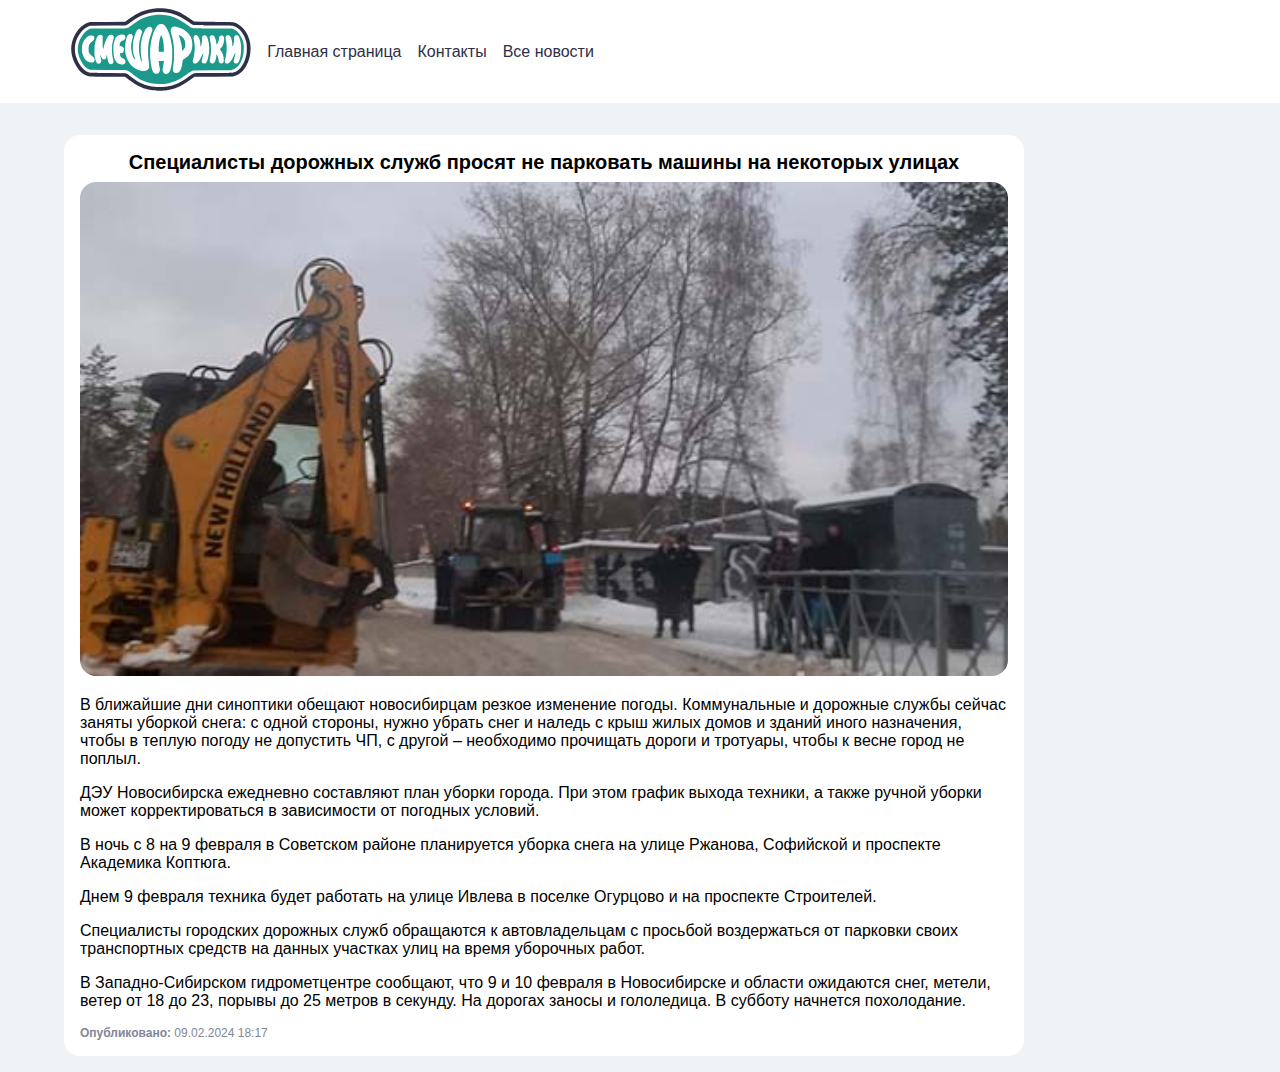
<file: pages/news4.html>
<!DOCTYPE html>
<html lang="ru">
<head>
  <meta charset="UTF-8">
  <meta name="viewport" content="width=device-width, initial-scale=1">
  <title>Лабораторная работа №1</title>
  <link href="../assets/icons/favicon.png" rel="icon">
  <!--Основные стили-->
  <link href="../styles/style.css" rel="stylesheet">
  <link href="../styles/main.css" rel="stylesheet">
  <link href="../styles/variables.css" rel="stylesheet">
  <link href="../styles/common.css" rel="stylesheet">
  <!--Расширенные стили-->
  <link href="../styles/extended/grid.css" rel="stylesheet">
  <link href="../styles/extended/flex.css" rel="stylesheet">
</head>
<body>
<nav class="navbar bg-01 p-1">
  <div class="container">
    <div class="d-flex flex-column flex-md-row align-items-start align-items-md-center gap-3">
      <a class="nav-item" href="../index.html"><img class="nav-logo" src="../assets/logos/icon.svg"></a>
      <a class="nav-item" href="../index.html">Главная страница</a>
      <!-- <a class="nav-item" href="news1.html">Новости</a> -->
      <a class="nav-item" href="./info.html">Контакты</a>
      <a class="nav-item" href="./all-news.html">Все новости</a>
      <!-- <a href="/">Скоро</a> -->
    </div>
  </div>
</nav>

<section id="news-4" class="page-section mb-3">
  <div class="small-container">
    <div class="bg-01 p-3 rounded-3">
      <h3 class="text-center page-sub-title mb-1 mt-0">
        Специалисты дорожных служб просят не парковать машины на некоторых улицах
      </h3>
      <img class="w-100 rounded-3" src="../assets/images/news4.jpg">
      <p>
        В ближайшие дни синоптики обещают новосибирцам резкое изменение погоды. Коммунальные и дорожные службы сейчас заняты уборкой снега: с одной стороны, нужно убрать снег и наледь с крыш жилых домов и зданий иного назначения, чтобы в теплую погоду не допустить ЧП, с другой – необходимо прочищать дороги и тротуары, чтобы к весне город не поплыл.
      </p>
      <p>
        ДЭУ Новосибирска ежедневно составляют план уборки города. При этом график выхода техники, а также ручной уборки может корректироваться в зависимости от погодных условий.
      </p>
      <p>
        В ночь с 8 на 9 февраля в Советском районе планируется уборка снега на улице Ржанова, Софийской и проспекте Академика Коптюга.
      </p>
      <p>
        Днем 9 февраля техника будет работать на улице Ивлева в поселке Огурцово и на проспекте Строителей.
      </p>
      <p>
        Специалисты городских дорожных служб обращаются к автовладельцам с просьбой воздержаться от парковки своих транспортных средств на данных участках улиц на время уборочных работ.
      </p>
      <p>
        В Западно-Сибирском гидрометцентре сообщают, что 9 и 10 февраля в Новосибирске и области ожидаются снег, метели, ветер от 18 до 23, порывы до 25 метров в секунду. На дорогах заносы и гололедица. В субботу начнется похолодание.
      </p>
      <div class="descr1 text-06-color">
        <b>Опубликовано:</b> 09.02.2024 18:17
      </div>
    </div>
  </div>
</section>
</body>
</html>
</file>
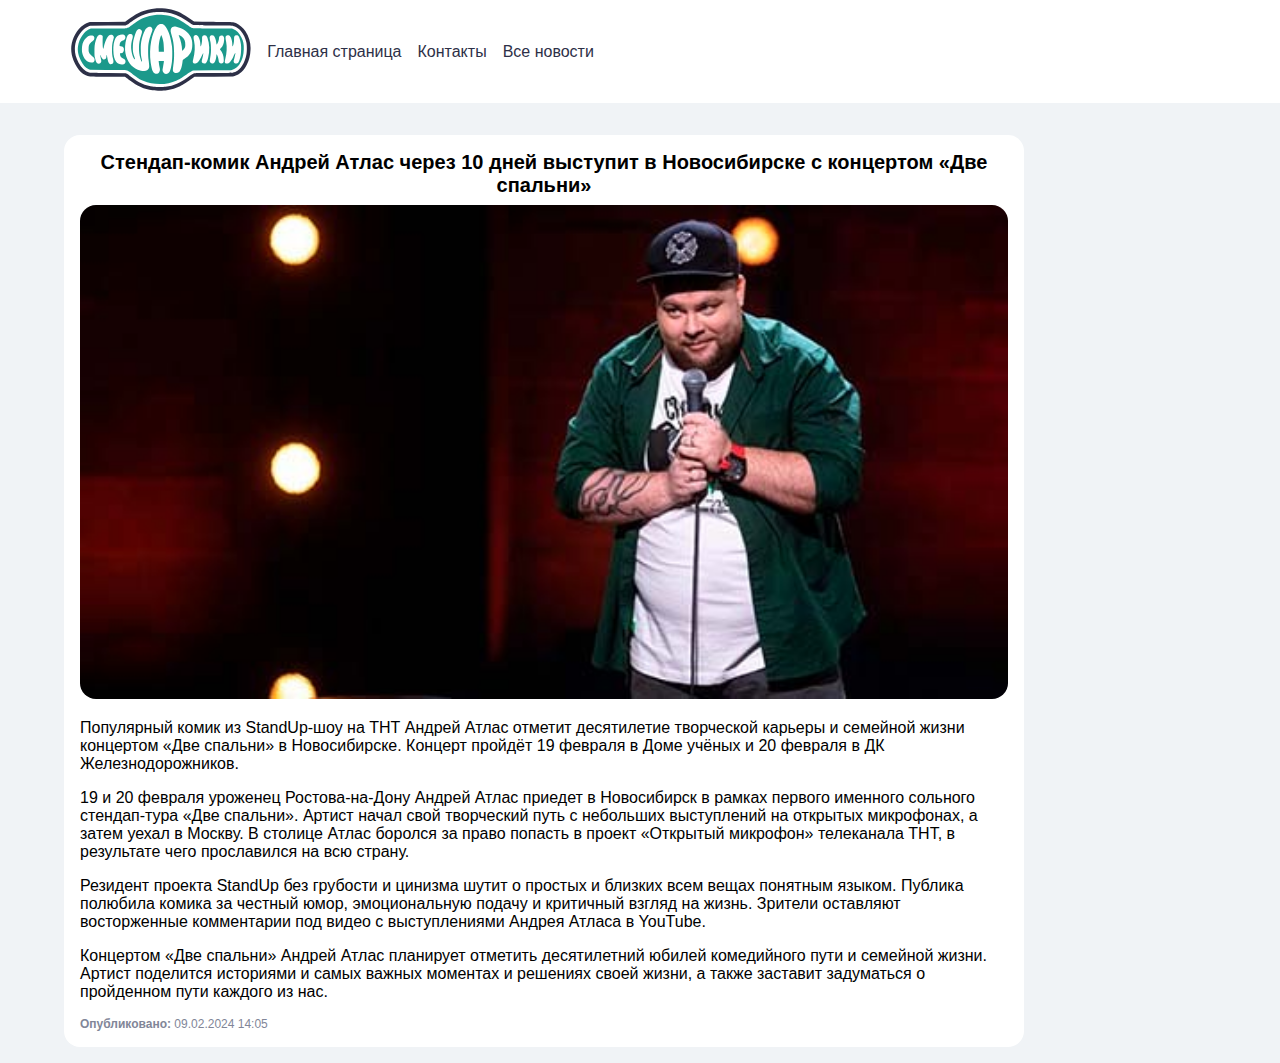
<file: pages/news5.html>
<!DOCTYPE html>
<html lang="ru">
<head>
  <meta charset="UTF-8">
  <meta name="viewport" content="width=device-width, initial-scale=1">
  <title>Лабораторная работа №1</title>
  <link href="../assets/icons/favicon.png" rel="icon">
  <!--Основные стили-->
  <link href="../styles/style.css" rel="stylesheet">
  <link href="../styles/main.css" rel="stylesheet">
  <link href="../styles/variables.css" rel="stylesheet">
  <link href="../styles/common.css" rel="stylesheet">
  <!--Расширенные стили-->
  <link href="../styles/extended/grid.css" rel="stylesheet">
  <link href="../styles/extended/flex.css" rel="stylesheet">
</head>
<body>
<nav class="navbar bg-01 p-1">
  <div class="container">
    <div class="d-flex flex-column flex-md-row align-items-start align-items-md-center gap-3">
      <a class="nav-item" href="../index.html"><img class="nav-logo" src="../assets/logos/icon.svg"></a>
      <a class="nav-item" href="../index.html">Главная страница</a>
      <!-- <a class="nav-item" href="news1.html">Новости</a> -->
      <a class="nav-item" href="./info.html">Контакты</a>
      <a class="nav-item" href="./all-news.html">Все новости</a>
      <!-- <a href="/">Скоро</a> -->
    </div>
  </div>
</nav>

<section id="news-5" class="page-section mb-3">
  <div class="small-container">
    <div class="bg-01 p-3 rounded-3">
      <h3 class="text-center page-sub-title mb-1 mt-0">Стендап-комик Андрей Атлас через 10 дней выступит в Новосибирске
        с концертом «Две спальни»</h3>
      <img class="w-100 rounded-3" src="../assets/images/news5.jpg">
      <p>
        Популярный комик из StandUp-шоу на ТНТ Андрей Атлас отметит десятилетие творческой карьеры и семейной жизни концертом «Две спальни» в Новосибирске. Концерт пройдёт 19 февраля в Доме учёных и 20 февраля в ДК Железнодорожников.
      </p>
      <p>
        19 и 20 февраля уроженец Ростова-на-Дону Андрей Атлас приедет в Новосибирск в рамках первого именного сольного стендап-тура «Две спальни». Артист начал свой творческий путь с небольших выступлений на открытых микрофонах, а затем уехал в Москву. В столице Атлас боролся за право попасть в проект «Открытый микрофон» телеканала ТНТ, в результате чего прославился на всю страну.
      </p>
      <p>
        Резидент проекта StandUp без грубости и цинизма шутит о простых и близких всем вещах понятным языком. Публика полюбила комика за честный юмор, эмоциональную подачу и критичный взгляд на жизнь. Зрители оставляют восторженные комментарии под видео с выступлениями Андрея Атласа в YouTube.
      </p>
      <p>
        Концертом «Две спальни» Андрей Атлас планирует отметить десятилетний юбилей комедийного пути и семейной жизни. Артист поделится историями и самых важных моментах и решениях своей жизни, а также заставит задуматься о пройденном пути каждого из нас.
      </p>
      <div class="descr1 text-06-color">
        <b>Опубликовано:</b> 09.02.2024 14:05
      </div>
    </div>
  </div>
</section>
</body>
</html>
</file>
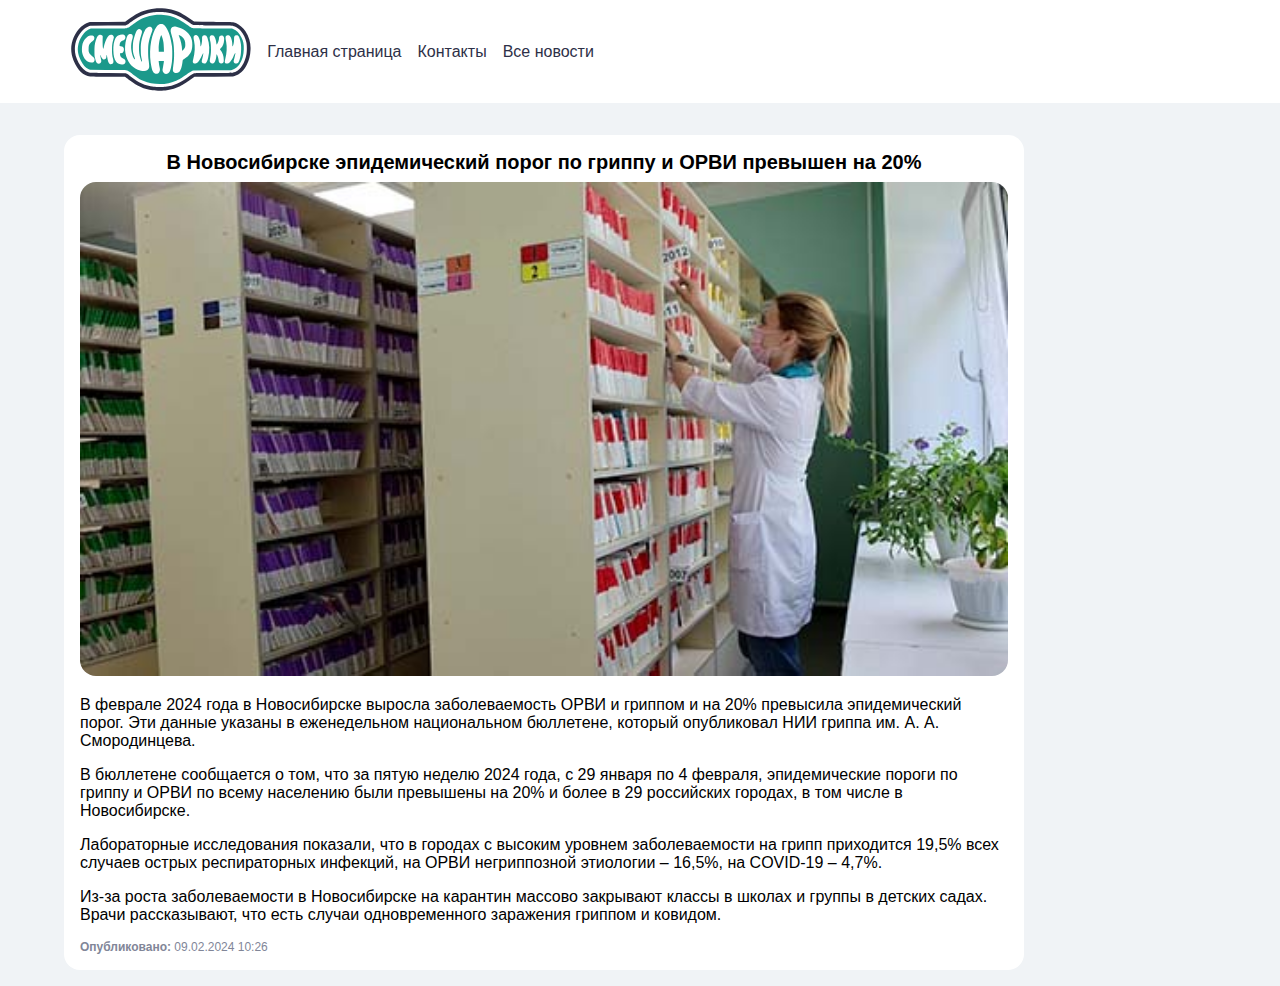
<file: pages/news6.html>
<!DOCTYPE html>
<html lang="ru">
<head>
  <meta charset="UTF-8">
  <meta name="viewport" content="width=device-width, initial-scale=1">
  <title>Лабораторная работа №1</title>
  <link href="../assets/icons/favicon.png" rel="icon">
  <!--Основные стили-->
  <link href="../styles/style.css" rel="stylesheet">
  <link href="../styles/main.css" rel="stylesheet">
  <link href="../styles/variables.css" rel="stylesheet">
  <link href="../styles/common.css" rel="stylesheet">
  <!--Расширенные стили-->
  <link href="../styles/extended/grid.css" rel="stylesheet">
  <link href="../styles/extended/flex.css" rel="stylesheet">
</head>
<body>
<nav class="navbar bg-01 p-1">
  <div class="container">
    <div class="d-flex flex-column flex-md-row align-items-start align-items-md-center gap-3">
      <a class="nav-item" href="../index.html"><img class="nav-logo" src="../assets/logos/icon.svg"></a>
      <a class="nav-item" href="../index.html">Главная страница</a>
      <!-- <a class="nav-item" href="news1.html">Новости</a> -->
      <a class="nav-item" href="./info.html">Контакты</a>
      <a class="nav-item" href="./all-news.html">Все новости</a>
      <!-- <a href="/">Скоро</a> -->
    </div>
  </div>
</nav>

<section id="news-6" class="page-section mb-3">
  <div class="small-container">
    <div class="bg-01 p-3 rounded-3">
      <h3 class="text-center page-sub-title mb-1 mt-0">
        В Новосибирске эпидемический порог по гриппу и ОРВИ превышен на 20%
      </h3>
      <img class="w-100 rounded-3" src="../assets/images/news6.jpg">
      <p>
        В феврале 2024 года в Новосибирске выросла заболеваемость ОРВИ и гриппом и на 20% превысила эпидемический порог. Эти данные указаны в еженедельном национальном бюллетене, который опубликовал НИИ гриппа им. А. А. Смородинцева.
      </p>
      <p>
        В бюллетене сообщается о том, что за пятую неделю 2024 года, с 29 января по 4 февраля, эпидемические пороги по гриппу и ОРВИ по всему населению были превышены на 20% и более в 29 российских городах, в том числе в Новосибирске.
      </p>
      <p>
        Лабораторные исследования показали, что в городах с высоким уровнем заболеваемости на грипп приходится 19,5% всех случаев острых респираторных инфекций, на ОРВИ негриппозной этиологии – 16,5%, на COVID-19 – 4,7%.
      </p>
      <p>
        Из-за роста заболеваемости в Новосибирске на карантин массово закрывают классы в школах и группы в детских садах. Врачи рассказывают, что есть случаи одновременного заражения гриппом и ковидом.
      </p>
      <div class="descr1 text-06-color">
        <b>Опубликовано:</b> 09.02.2024 10:26
      </div>
    </div>
  </div>
</section>
</body>
</html>
</file>
<file: styles/style.css>
.nav-item {
  color: var(--primary);
  font-size: 1rem;
}

.nav-item:hover {
  color: var(--link);
  font-size: 1.05rem;
  animation: ease-in 0.3s;
}
</file>
<file: styles/main.css>
body {
  margin: 0;
  font-family: "Roboto", sans-serif;
  background: var(--base-02);
}

a {
  text-decoration: none !important;
}

.page-section {
  margin-top: 1.5rem;

  @media (min-width: 48rem) {
    margin-top: 2rem;
  }

  @media (min-width: 90rem) {
    margin-top: 3rem;
  }
}

.big-container {
  width: 95%;
  margin-right: auto;
  margin-left: auto;
}

.small-container {
  width: 100%;
  margin-right: auto;
  margin-left: auto;

  @media (min-width: 48rem) {
    width: 75%;
    margin-right: auto;
    margin-left: 5%;
  }

  @media (min-width: 90rem) {
    width: 50%;
  }
}

.container {
  width: 90%;
  margin-right: auto;
  margin-left: auto;
}

.page-header {
  font-size: 1.5rem;

  @media (min-width: 48rem) {
    font-size: 2rem;
  }

  @media (min-width: 90rem) {
    font-size: 3rem;
  }
}

.page-sub-title {
  font-size: 1rem;

  @media (min-width: 48rem) {
    font-size: 1.25rem;
  }

  @media (min-width: 90rem) {
    font-size: 1.5rem;
  }
}

.page-title {
  font-size: 2rem;

  @media (min-width: 48rem) {
    font-size: 3rem;
  }

  @media (min-width: 90rem) {
    font-size: 4rem;
  }
}
</file>
<file: styles/variables.css>
:root {
  /*Основные цвета сайта */
  --primary: #2D3047;
  --primary-hight: #1B998B;
  --relax: #955493;
  --attention: #D36135;
  --success: #299F5E;
  --danger: #E84855;
  --link: #0853d5;

  /*Базовые цвета сайта */
  --base-01: #FFFFFF;
  --base-02: #F0F3F6;
  --base-03: #E3E4E8;
  --base-04: #B9BCC6;
  --base-05: #9DA1AE;
  --base-06: #818698;
  --base-07: #5C6170;
  --base-08: #454954;
  --base-09: #2E3038;
  --base-10: #121212;
}
</file>
<file: styles/common.css>
/*
  desktop: >1440px = 90rem
  tablet: >768px = 48rem
  phone: >375px
*/

/*Размещение текста*/
.text-center {
  text-align: center !important;
}

.text-left {
  text-align: left !important;
}

.text-right {
  text-align: right !important;
}

/*Размер текста*/
.descr1 {
  font-size: 0.75rem;
}

.descr2 {
  font-size: 0.5rem;
}

/*Цвет*/
.text-primary {
  color: var(--primary) !important;
}

.text-01-color {
  color: var(--base-01) !important;
}

.text-06-color {
  color: var(--base-06) !important;
}

.text-10-color {
  color: var(--base-10) !important;
}

/*Задний фон*/
.bg-primary {
  background-color: var(--primary) !important;
}

.bg-primary-hight {
  background-color: var(--primary-hight) !important;
}

.bg-01 {
  background-color: var(--base-01) !important;
}

.bg-02 {
  background-color: var(--base-02) !important;
}

/*Внутренний отступ*/
.p-0 {
  padding: 0 !important;
}

.p-1 {
  padding: 0.5rem !important;
}

.p-2 {
  padding: 0.75rem !important;
}

.p-3 {
  padding: 1rem !important;
}

/*Внутренний отступ по оси х*/
.px-0 {
  padding-left: 0 !important;
  padding-right: 0 !important;
}

.px-1 {
  padding-left: 0.5rem !important;
  padding-right: 0.5rem !important;
}

.px-2 {
  padding-left: 0.75rem !important;
  padding-right: 0.75rem !important;
}

.px-3 {
  padding-left: 1rem !important;
  padding-right: 1rem !important;
}

.px-md-3 {
  @media (min-width: 768px) {
    padding-left: 1rem !important;
    padding-right: 1rem !important;
  }
}

/*Внешний отступ*/
.m-0 {
  margin: 0 !important;
}

.m-1 {
  margin: 0.5rem !important;
}

.m-2 {
  margin: 0.75rem !important;
}

.m-3 {
  margin: 1rem !important;
}

/*Отступы снизу*/
.mb-0 {
  margin-bottom: 0 !important;
}

.mb-1 {
  margin-bottom: 0.5rem !important;
}

.mb-2 {
  margin-bottom: 0.75rem !important;
}

.mb-3 {
  margin-bottom: 1rem !important;
}

/*Отступы сверху*/
.mt-0 {
  margin-top: 0 !important;
}

.mt-1 {
  margin-top: 0.5rem !important;
}

.mt-2 {
  margin-top: 0.75rem !important;
}

.mt-3 {
  margin-top: 1rem !important;
}

/*Закругления*/
.rounded-1 {
  border-radius: 0.5rem !important;
}

.rounded-2 {
  border-radius: 0.75rem !important;
}

.rounded-3 {
  border-radius: 1rem !important;
}

/*Отступы*/
.gap-1 {
  gap: 0.5rem !important;
}

.gap-2 {
  gap: 0.75rem !important;
}

.gap-3 {
  gap: 1rem !important;
}

/*Кнопка*/
.btn {
  --button-height: 2.75rem;
  --button-font-size: .875rem;
  --button-line-height: 1.7;
  display: inline-flex;
  align-items: center;
  justify-content: center;
  width: 100%;
  height: var(--button-height);
  padding: 0 1.5rem;
  border-radius: 0.75rem;
  white-space: nowrap;
  font-size: var(--button-font-size);
  line-height: var(--button-line-height);
  border: 1px solid var(--primary);
  box-sizing: border-box;
  text-align: center;
  transition: all .3s;
  color: var(--primary);
  background-color: var(--base-01);
  cursor: pointer;
}

.btn-primary {
  color: var(--base-01);
  background-color: var(--primary-hight);
  border-color: transparent;
}

/*Ширина*/
.w-100 {
  width: 100% !important;
}

.w-auto {
  width: auto !important;
}

.w-fit-content {
  width: fit-content !important;
}

 /*Изображения*/
.img-left {
  float: left;
  width: 30% !important;
  padding-right: 20px;
}

.img-right {
  float: right;
  width: 40% !important;
  padding-left: 20px;
}
</file>
<file: styles/extended/grid.css>
/*Работа с таблицами*/
.grid-wrap {
  display: grid !important;
}

.banner-wrapper_two {
  grid-template-columns: repeat(1, 1fr);
  gap: 0.5rem;

  @media (min-width: 768px) {
    grid-template-columns: repeat(2, 1fr);
    gap: 1rem;
  }

  @media (min-width: 1440px) {
    gap: 1.5rem;
  }
}

.banner-wrapper_three {
  grid-template-columns: repeat(1, 1fr);
  gap: 0.5rem;

  @media (min-width: 768px) {
    grid-template-columns: repeat(2, 1fr);
    gap: 1rem;
  }

  @media (min-width: 1440px) {
    grid-template-columns: repeat(3, 1fr);
    gap: 1.5rem;
  }
}
</file>
<file: styles/extended/flex.css>
/*Работа с флексами*/

.d-flex {
  display: flex !important;
}

.align-items-start {
  align-items: flex-start !important;
}

.align-items-center {
  align-items: center !important;
}

.align-items-md-center {
  @media (min-width: 48rem) {
    align-items: center !important;
  }
}

.align-items-lg-center {
  @media (min-width: 90rem) {
    align-items: center !important;
  }
}

.justify-content-between {
  justify-content: space-between !important;
}

.flex-column {
  flex-direction: column !important;
}

.flex-md-column {
  @media (min-width: 48rem) {
    flex-direction: column !important;
  }
}

.flex-lg-column {
  @media (min-width: 90rem) {
    flex-direction: column !important;
  }
}

.flex-row {
  flex-direction: row !important;
}

.flex-md-row {
  @media (min-width: 48rem) {
    flex-direction: row !important;
  }
}

.flex-lg-row {
  @media (min-width: 90rem) {
    flex-direction: row !important;
  }
}
</file>
